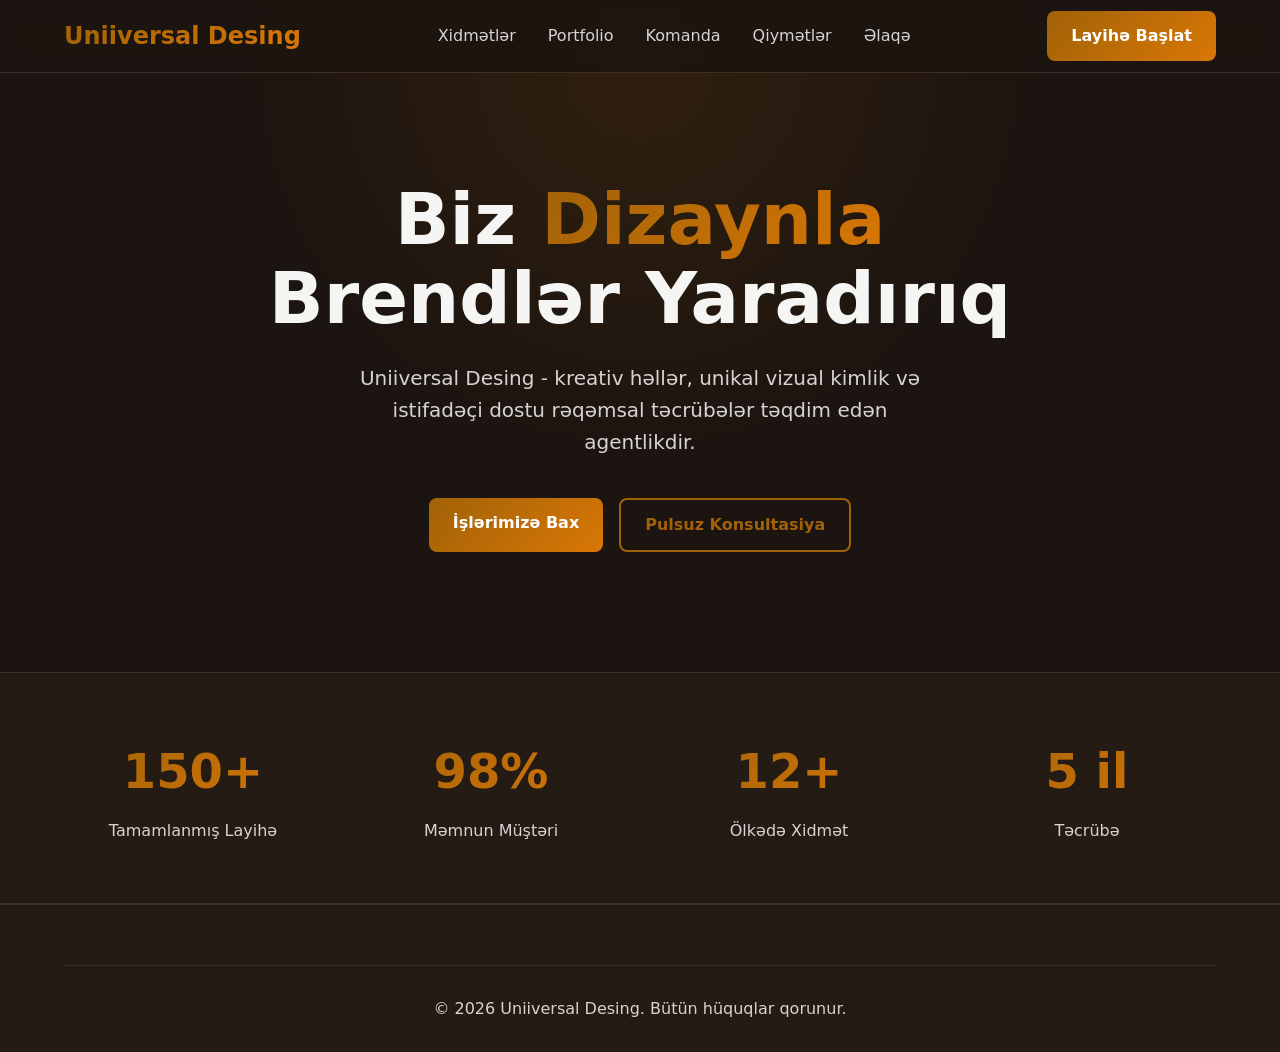
<file: index.html>
<!DOCTYPE html>
<html lang="az">
<head>
  <meta charset="UTF-8">
  <meta name="viewport" content="width=device-width, initial-scale=1.0">
  <title>Uniiversal Desing | Kreativ Dizayn Agentliyi</title>
  <style>
    * {margin: 0; padding: 0; box-sizing: border-box;}
    
    :root {
      --bg: #1c1410;
      --bg-light: #241b15;
      --bg-card: #2d221b;
      --primary: #a16207;
      --primary-glow: #d97706;
      --accent: #92400e;
      --text: #f5f5f4;
      --text-muted: #d6d3d1;
      --border: #3d2f24;
    }

    html {scroll-behavior: smooth;}
    body {
      font-family: 'Segoe UI', system-ui, sans-serif;
      background: var(--bg);
      color: var(--text);
      line-height: 1.6;
    }
    .container {max-width: 1200px; margin: 0 auto; padding: 0 24px;}

    /* HEADER */
    header {
      position: fixed; width: 100%; top: 0; z-index: 1000;
      background: rgba(28, 20, 16, 0.9); backdrop-filter: blur(12px);
      border-bottom: 1px solid var(--border);
    }
    nav {display: flex; justify-content: space-between; align-items: center; height: 72px;}
    .logo {
      font-size: 24px; font-weight: 800;
      background: linear-gradient(135deg, var(--primary), var(--primary-glow));
      -webkit-background-clip: text; -webkit-text-fill-color: transparent;
    }
    .nav-links {display: flex; gap: 32px; list-style: none;}
    .nav-links a {color: var(--text-muted); text-decoration: none; font-weight: 500; transition: 0.3s;}
    .nav-links a:hover {color: var(--text);}
    .btn {
      display: inline-block; padding: 12px 24px;
      background: linear-gradient(135deg, var(--primary), var(--primary-glow));
      color: white; text-decoration: none; border-radius: 8px; font-weight: 600;
      transition: transform 0.2s; border: none; cursor: pointer;
    }
    .btn:hover {transform: translateY(-2px); box-shadow: 0 8px 24px rgba(161, 98, 7, 0.4);}
    .btn-outline {
      background: transparent; border: 2px solid var(--primary); color: var(--primary);
    }

    /* HERO */
    .hero {
      padding: 180px 0 120px; text-align: center; position: relative; overflow: hidden;
    }
    .hero::before {
      content: ''; position: absolute; top: -50%; left: 50%; width: 800px; height: 800px;
      background: radial-gradient(circle, rgba(161, 98, 7, 0.15), transparent 70%);
      transform: translateX(-50%); z-index: -1;
    }
    .hero h1 {font-size: clamp(40px, 6vw, 72px); font-weight: 800; line-height: 1.1; margin-bottom: 24px;}
    .hero h1 span {
      background: linear-gradient(135deg, var(--primary), var(--primary-glow));
      -webkit-background-clip: text; -webkit-text-fill-color: transparent;
    }
    .hero p {font-size: 20px; color: var(--text-muted); max-width: 600px; margin: 0 auto 40px;}
    .hero-buttons {display: flex; gap: 16px; justify-content: center; flex-wrap: wrap;}

    /* STATS */
    .stats {
      background: var(--bg-light); border-top: 1px solid var(--border); border-bottom: 1px solid var(--border);
      padding: 60px 0;
    }
    .stats-grid {display: grid; grid-template-columns: repeat(auto-fit, minmax(200px, 1fr)); gap: 40px; text-align: center;}
    .stat-item h3 {font-size: 48px; background: linear-gradient(135deg, var(--primary), var(--primary-glow)); -webkit-background-clip: text; -webkit-text-fill-color: transparent;}
    .stat-item p {color: var(--text-muted); margin-top: 8px;}

    /* SECTIONS */
    section {padding: 100px 0;}
    .section-title {text-align: center; margin-bottom: 64px;}
    .section-title h2 {font-size: 40px; margin-bottom: 16px;}
    .section-title p {color: var(--text-muted); font-size: 18px;}

    /* SERVICES */
    .services-grid {display: grid; grid-template-columns: repeat(auto-fit, minmax(280px, 1fr)); gap: 32px;}
    .service-card {
      background: var(--bg-card); padding: 40px 32px; border-radius: 16px;
      border: 1px solid var(--border); transition: 0.3s;
    }
    .service-card:hover {transform: translateY(-8px); border-color: var(--primary);}
    .service-icon {
      width: 56px; height: 56px; background: linear-gradient(135deg, var(--primary), var(--primary-glow));
      border-radius: 12px; display: flex; align-items: center; justify-content: center;
      margin-bottom: 24px; font-size: 28px;
    }
    .service-card h3 {font-size: 22px; margin-bottom: 12px;}
    .service-card p {color: var(--text-muted); margin-bottom: 16px;}
    .service-card ul {list-style: none; color: var(--text-muted);}
    .service-card li {padding: 4px 0;}
    .service-card li::before {content: '✓ '; color: var(--primary); font-weight: bold;}

    /* PORTFOLIO */
    .portfolio-grid {display: grid; grid-template-columns: repeat(auto-fit, minmax(350px, 1fr)); gap: 24px;}
    .portfolio-item {
      position: relative; border-radius: 16px; overflow: hidden; height: 400px;
      background: linear-gradient(135deg, var(--bg-card), var(--bg-light)); border: 1px solid var(--border);
    }
    .portfolio-overlay {
      position: absolute; inset: 0;
      background: linear-gradient(to top, rgba(28, 20, 16, 0.95), transparent 60%);
      display: flex; flex-direction: column; justify-content: flex-end; padding: 32px;
    }
    .portfolio-overlay span {color: var(--primary); font-size: 14px; font-weight: 600;}
    .portfolio-overlay h3 {font-size: 24px; margin: 8px 0;}

    /* TEAM */
    .team-grid {display: grid; grid-template-columns: repeat(auto-fit, minmax(250px, 1fr)); gap: 32px;}
    .team-card {text-align: center;}
    .team-img {
      width: 100%; height: 300px; background: var(--bg-card); border-radius: 16px;
      margin-bottom: 20px; border: 1px solid var(--border);
    }
    .team-card h3 {font-size: 20px; margin-bottom: 4px;}
    .team-card p {color: var(--primary); font-size: 14px;}

    /* TESTIMONIALS */
    .testimonials {background: var(--bg-light);}
    .testimonial-grid {display: grid; grid-template-columns: repeat(auto-fit, minmax(320px, 1fr)); gap: 32px;}
    .testimonial-card {
      background: var(--bg-card); padding: 32px; border-radius: 16px; border: 1px solid var(--border);
    }
    .testimonial-card p {color: var(--text-muted); margin-bottom: 24px; font-style: italic;}
    .testimonial-author {display: flex; align-items: center; gap: 16px;}
    .author-img {width: 48px; height: 48px; background: var(--primary); border-radius: 50%;}
    .author-info h4 {font-size: 16px;}
    .author-info span {font-size: 14px; color: var(--text-muted);}

    /* PRICING */
    .pricing-grid {display: grid; grid-template-columns: repeat(auto-fit, minmax(300px, 1fr)); gap: 32px;}
    .price-card {
      background: var(--bg-card); padding: 40px 32px; border-radius: 16px;
      border: 1px solid var(--border); text-align: center;
    }
    .price-card.featured {border: 2px solid var(--primary); transform: scale(1.05);}
    .price-card h3 {font-size: 24px; margin-bottom: 16px;}
    .price {font-size: 48px; font-weight: 800; margin: 24px 0;}
    .price span {font-size: 16px; color: var(--text-muted);}
    .price-card ul {list-style: none; text-align: left; margin: 32px 0;}
    .price-card li {padding: 12px 0; border-bottom: 1px solid var(--border); color: var(--text-muted);}

    /* CONTACT */
    .contact-form {
      max-width: 600px; margin: 0 auto; background: var(--bg-card);
      padding: 40px; border-radius: 16px; border: 1px solid var(--border);
    }
    .form-group {margin-bottom: 24px;}
    .form-group label {display: block; margin-bottom: 8px; font-weight: 500;}
    .form-group input, .form-group textarea {
      width: 100%; padding: 14px 16px; background: var(--bg); border: 1px solid var(--border);
      border-radius: 8px; color: var(--text); font-family: inherit; font-size: 16px;
    }
    .form-group input:focus, .form-group textarea:focus {outline: none; border-color: var(--primary);}

    /* FOOTER */
    footer {background: var(--bg-light); border-top: 1px solid var(--border); padding: 60px 0 30px;}
    .footer-grid {display: grid; grid-template-columns: 2fr 1fr 1fr 1fr; gap: 40px; margin-bottom: 40px;}
    .footer-col h4 {margin-bottom: 16px;}
    .footer-col ul {list-style: none;}
    .footer-col li {padding: 6px 0;}
    .footer-col a {color: var(--text-muted); text-decoration: none;}
    .footer-col a:hover {color: var(--text);}
    .footer-bottom {text-align: center; padding-top: 30px; border-top: 1px solid var(--border); color: var(--text-muted);}

    @media (max-width: 768px) {
      .nav-links {display: none;}
      .footer-grid {grid-template-columns: 1fr;}
      .price-card.featured {transform: scale(1);}
      section {padding: 60px 0;}
    }
  </style>
</head>
<body>
  <!-- HTML hissəsi əvvəlki kimi qalır, dəyişmir -->
  <header>
    <div class="container">
      <nav>
        <div class="logo">Uniiversal Desing</div>
        <ul class="nav-links">
          <li><a href="xidmetler.html">Xidmətlər</a></li>
          <li><a href="portfolio.html">Portfolio</a></li>
          <li><a href="komanda.html">Komanda</a></li>
           <a href="qiymetler.html">Qiymətlər</a>
          <li><a href="elaqe.html">Əlaqə</a></li>
        </ul>
        <a href="konsultasiya.html" class="btn">Layihə Başlat</a>
      </nav>
    </div>
  </header>

  <section class="hero">
    <div class="container">
      <h1>Biz <span>Dizaynla</span> <br>Brendlər Yaradırıq</h1>
      <p>Uniiversal Desing - kreativ həllər, unikal vizual kimlik və istifadəçi dostu rəqəmsal təcrübələr təqdim edən agentlikdir.</p>
      <div class="hero-buttons">
        <a href="portfolio.html" class="btn">İşlərimizə Bax</a>
        <a href="konsultasiya.html" class="btn btn-outline">Pulsuz Konsultasiya</a>
      </div>
    </div>
  </section>

  <section class="stats">
    <div class="container">
      <div class="stats-grid">
        <div class="stat-item"><h3>150+</h3><p>Tamamlanmış Layihə</p></div>
        <div class="stat-item"><h3>98%</h3><p>Məmnun Müştəri</p></div>
        <div class="stat-item"><h3>12+</h3><p>Ölkədə Xidmət</p></div>
        <div class="stat-item"><h3>5 il</h3><p>Təcrübə</p></div>
      </div>
    </div>
  </section>

  <!-- Qalan bölmələr: services, portfolio, team, testimonials, pricing, contact, footer -->
  <!-- Əvvəlki koddan köçürə bilərsən, dəyişməyə ehtiyac yoxdur -->
  
  <footer>
    <div class="container">
      <div class="footer-bottom">
        <p>&copy; 2026 Uniiversal Desing. Bütün hüquqlar qorunur.</p>
      </div>
    </div>
  </footer>
</body>
</html>
</file>
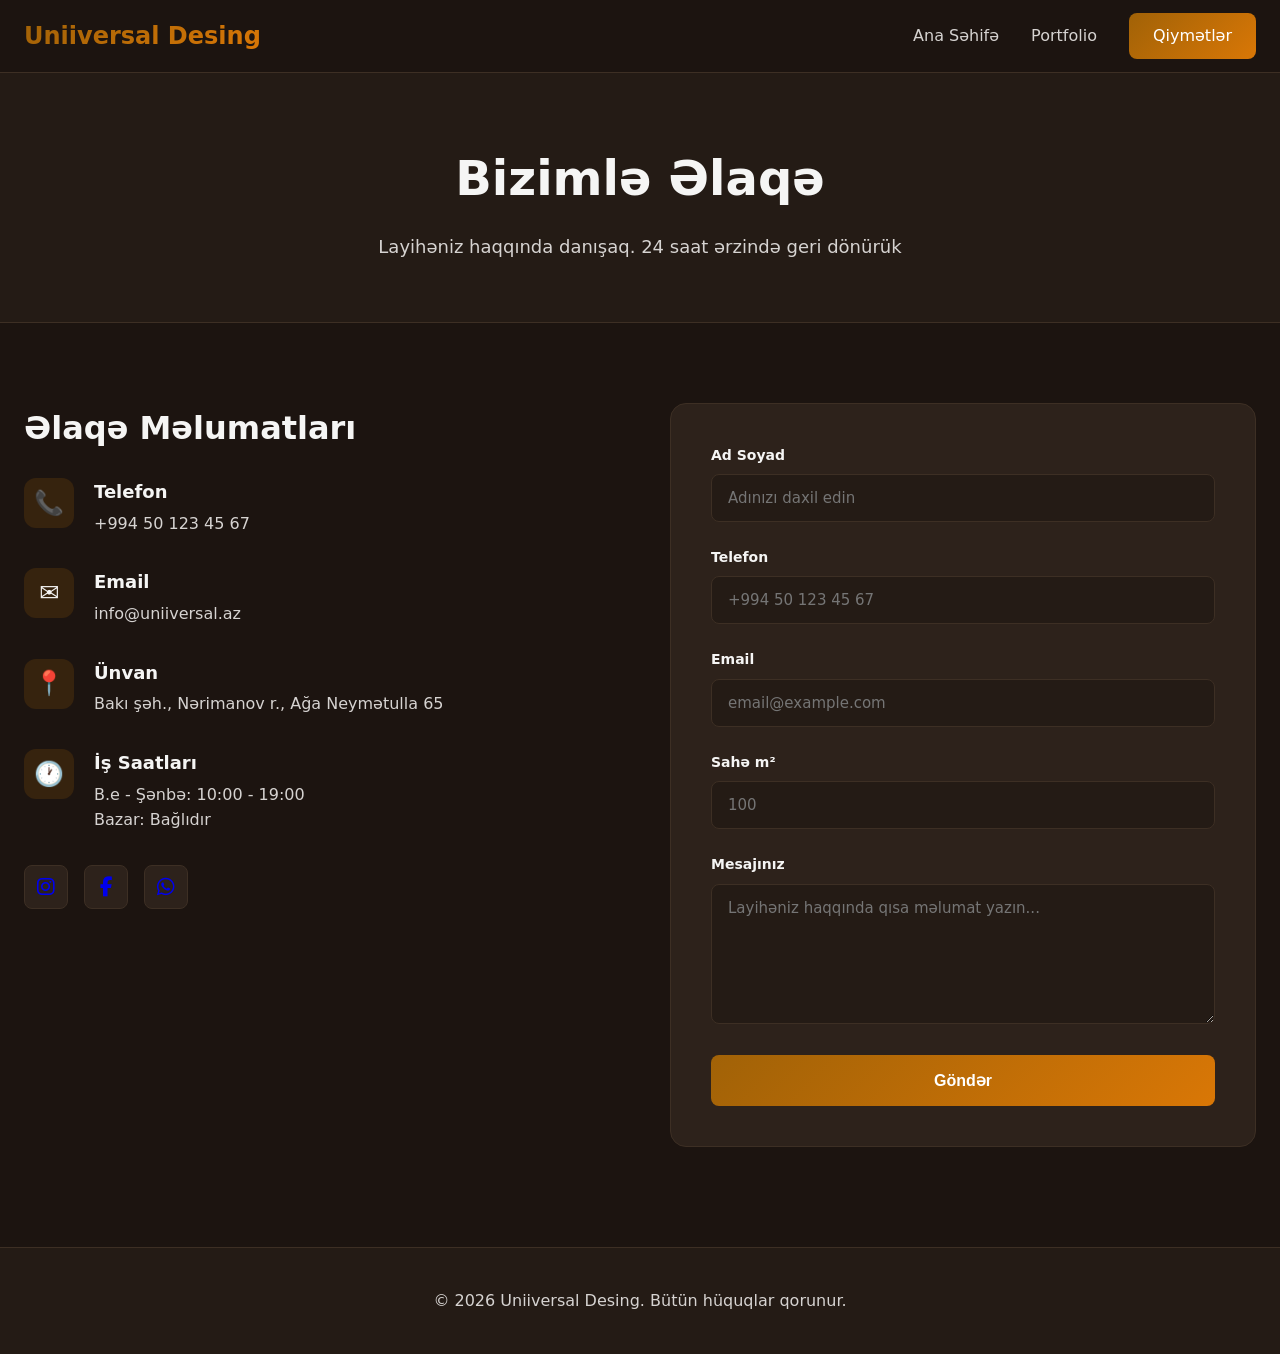
<file: elaqe.html>
<!DOCTYPE html>
<html lang="az">
<head>
  <meta charset="UTF-8">
  <meta name="viewport" content="width=device-width, initial-scale=1.0">
  <title>Əlaqə | Uniiversal Desing</title>
    <link rel="stylesheet" href="https://cdnjs.cloudflare.com/ajax/libs/font-awesome/6.5.1/css/all.min.css">
  <link rel="stylesheet" href="style.css">
  <style>
    * {margin: 0; padding: 0; box-sizing: border-box;}
    
    :root {
      --bg: #1c1410;
      --bg-light: #241b15;
      --bg-card: #2d221b;
      --primary: #a16207;
      --primary-glow: #d97706;
      --text: #f5f5f4;
      --text-muted: #d6d3d1;
      --border: #3d2f24;
    }

    body {
      font-family: 'Segoe UI', system-ui, sans-serif;
      background: var(--bg);
      color: var(--text);
      line-height: 1.6;
    }
    .container {max-width: 1400px; margin: 0 auto; padding: 0 24px;}

    /* HEADER */
    header {
      position: fixed; width: 100%; top: 0; z-index: 1000;
      background: rgba(28, 20, 16, 0.9); backdrop-filter: blur(12px);
      border-bottom: 1px solid var(--border);
    }
    nav {display: flex; justify-content: space-between; align-items: center; height: 72px;}
    .logo {
      font-size: 24px; font-weight: 800;
      background: linear-gradient(135deg, var(--primary), var(--primary-glow));
      -webkit-background-clip: text; -webkit-text-fill-color: transparent;
      text-decoration: none;
    }
    .nav-links {display: flex; gap: 32px; align-items: center;}
    .nav-links a {
      color: var(--text-muted); text-decoration: none; font-weight: 500; transition: color 0.3s;
    }
    .nav-links a:hover {color: var(--primary-glow);}
    .btn {
      display: inline-block; padding: 10px 24px;
      background: linear-gradient(135deg, var(--primary), var(--primary-glow));
      color: white !important; text-decoration: none; border-radius: 8px; font-weight: 600;
      transition: transform 0.2s;
    }
    .btn:hover {transform: translateY(-2px);}

    /* PAGE HEADER */
    .page-header {
      padding: 140px 0 60px; text-align: center;
      background: var(--bg-light); border-bottom: 1px solid var(--border);
    }
    .page-header h1 {font-size: 48px; margin-bottom: 16px;}
    .page-header p {color: var(--text-muted); font-size: 18px;}

    /* CONTACT */
    .contact-section {padding: 80px 0 100px;}
    .contact-grid {
      display: grid; 
      grid-template-columns: 1fr 1fr; 
      gap: 60px;
      align-items: start;
    }
    .contact-info h2 {font-size: 32px; margin-bottom: 24px;}
    .contact-item {
      display: flex; gap: 20px; margin-bottom: 32px; align-items: start;
    }
    .contact-icon {
      width: 50px; height: 50px; background: rgba(161, 98, 7, 0.2);
      border-radius: 12px; display: flex; align-items: center; justify-content: center;
      font-size: 24px; flex-shrink: 0;
    }
    .contact-text h3 {font-size: 18px; margin-bottom: 4px;}
    .contact-text p, .contact-text a {
      color: var(--text-muted); text-decoration: none;
    }
    .contact-text a:hover {color: var(--primary-glow);}

    /* FORM */
    .contact-form {
      background: var(--bg-card); border: 1px solid var(--border);
      border-radius: 16px; padding: 40px;
    }
    .form-group {margin-bottom: 24px;}
    .form-group label {
      display: block; margin-bottom: 8px; font-weight: 600; font-size: 14px;
    }
    .form-group input, .form-group textarea {
      width: 100%; padding: 14px 16px; background: var(--bg-light);
      border: 1px solid var(--border); border-radius: 8px; color: var(--text);
      font-family: inherit; font-size: 15px; transition: border 0.3s;
    }
    .form-group input:focus, .form-group textarea:focus {
      outline: none; border-color: var(--primary);
    }
    .form-group textarea {resize: vertical; min-height: 140px;}
    .btn-submit {width: 100%; padding: 16px; font-size: 16px; cursor: pointer; border: none;}

    /* SOCIAL */
    .social-links {display: flex; gap: 16px; margin-top: 32px;}
    .social-links a {
      width: 44px; height: 44px; background: var(--bg-card);
      border: 1px solid var(--border); border-radius: 8px;
      display: flex; align-items: center; justify-content: center;
      text-decoration: none; font-size: 20px; transition: 0.3s;
    }
    .social-links a:hover {border-color: var(--primary); transform: translateY(-2px);}

    /* FOOTER */
    footer {
      background: var(--bg-light); border-top: 1px solid var(--border); 
      padding: 40px 0; text-align: center; color: var(--text-muted);
    }

    @media (max-width: 768px) {
      .page-header h1 {font-size: 36px;}
      .contact-grid {grid-template-columns: 1fr; gap: 40px;}
      .nav-links {display: none;}
    }
  </style>
</head>
<body>
  <header>
    <div class="container">
      <nav>
        <a href="index.html" class="logo">Uniiversal Desing</a>
        <div class="nav-links">
          <a href="index.html">Ana Səhifə</a>
          <a href="portfolio.html">Portfolio</a>
          <a href="qiymetler.html"  class="btn" >Qiymətlər</a>
        </div>
      </nav>
    </div>
  </header>

  <section class="page-header">
    <div class="container">
      <h1>Bizimlə Əlaqə</h1>
      <p>Layihəniz haqqında danışaq. 24 saat ərzində geri dönürük</p>
    </div>
  </section>

  <section class="contact-section">
    <div class="container">
      <div class="contact-grid">
        
        <div class="contact-info">
          <h2>Əlaqə Məlumatları</h2>
          
          <div class="contact-item">
            <div class="contact-icon">📞</div>
            <div class="contact-text">
              <h3>Telefon</h3>
              <a href="tel:+994501234567">+994 50 123 45 67</a>
            </div>
          </div>

          <div class="contact-item">
            <div class="contact-icon">✉️</div>
            <div class="contact-text">
              <h3>Email</h3>
              <a href="mailto:info@uniiversal.az">info@uniiversal.az</a>
            </div>
          </div>

          <div class="contact-item">
            <div class="contact-icon">📍</div>
            <div class="contact-text">
              <h3>Ünvan</h3>
              <p>Bakı şəh., Nərimanov r., Ağa Neymətulla 65</p>
            </div>
          </div>

          <div class="contact-item">
            <div class="contact-icon">🕐</div>
            <div class="contact-text">
              <h3>İş Saatları</h3>
              <p>B.e - Şənbə: 10:00 - 19:00<br>Bazar: Bağlıdır</p>
            </div>
          </div>

         <div class="social-links">
  <a href="https://instagram.com/seninsehifen" target="_blank" class="social-btn">
    <i class="fab fa-instagram"></i>
  </a>
  <a href="https://facebook.com/seninsehifen" target="_blank" class="social-btn">
    <i class="fab fa-facebook-f"></i>
  </a>
  <a href="https://wa.me/994501234567" target="_blank" class="social-btn">
    <i class="fab fa-whatsapp"></i>
  </a>
</div>
        </div>

        <div class="contact-form">
          <form>
            <div class="form-group">
              <label>Ad Soyad</label>
              <input type="text" placeholder="Adınızı daxil edin" required>
            </div>
            <div class="form-group">
              <label>Telefon</label>
              <input type="tel" placeholder="+994 50 123 45 67" required>
            </div>
            <div class="form-group">
              <label>Email</label>
              <input type="email" placeholder="email@example.com">
            </div>
            <div class="form-group">
              <label>Sahə m²</label>
              <input type="number" placeholder="100">
            </div>
            <div class="form-group">
              <label>Mesajınız</label>
              <textarea placeholder="Layihəniz haqqında qısa məlumat yazın..." required></textarea>
            </div>
            <button type="submit" class="btn btn-submit">Göndər</button>
          </form>
        </div>

      </div>
    </div>
  </section>

  <footer>
    <div class="container">
      <p>&copy; 2026 Uniiversal Desing. Bütün hüquqlar qorunur.</p>
    </div>
  </footer>
</body>
</html>
</file>
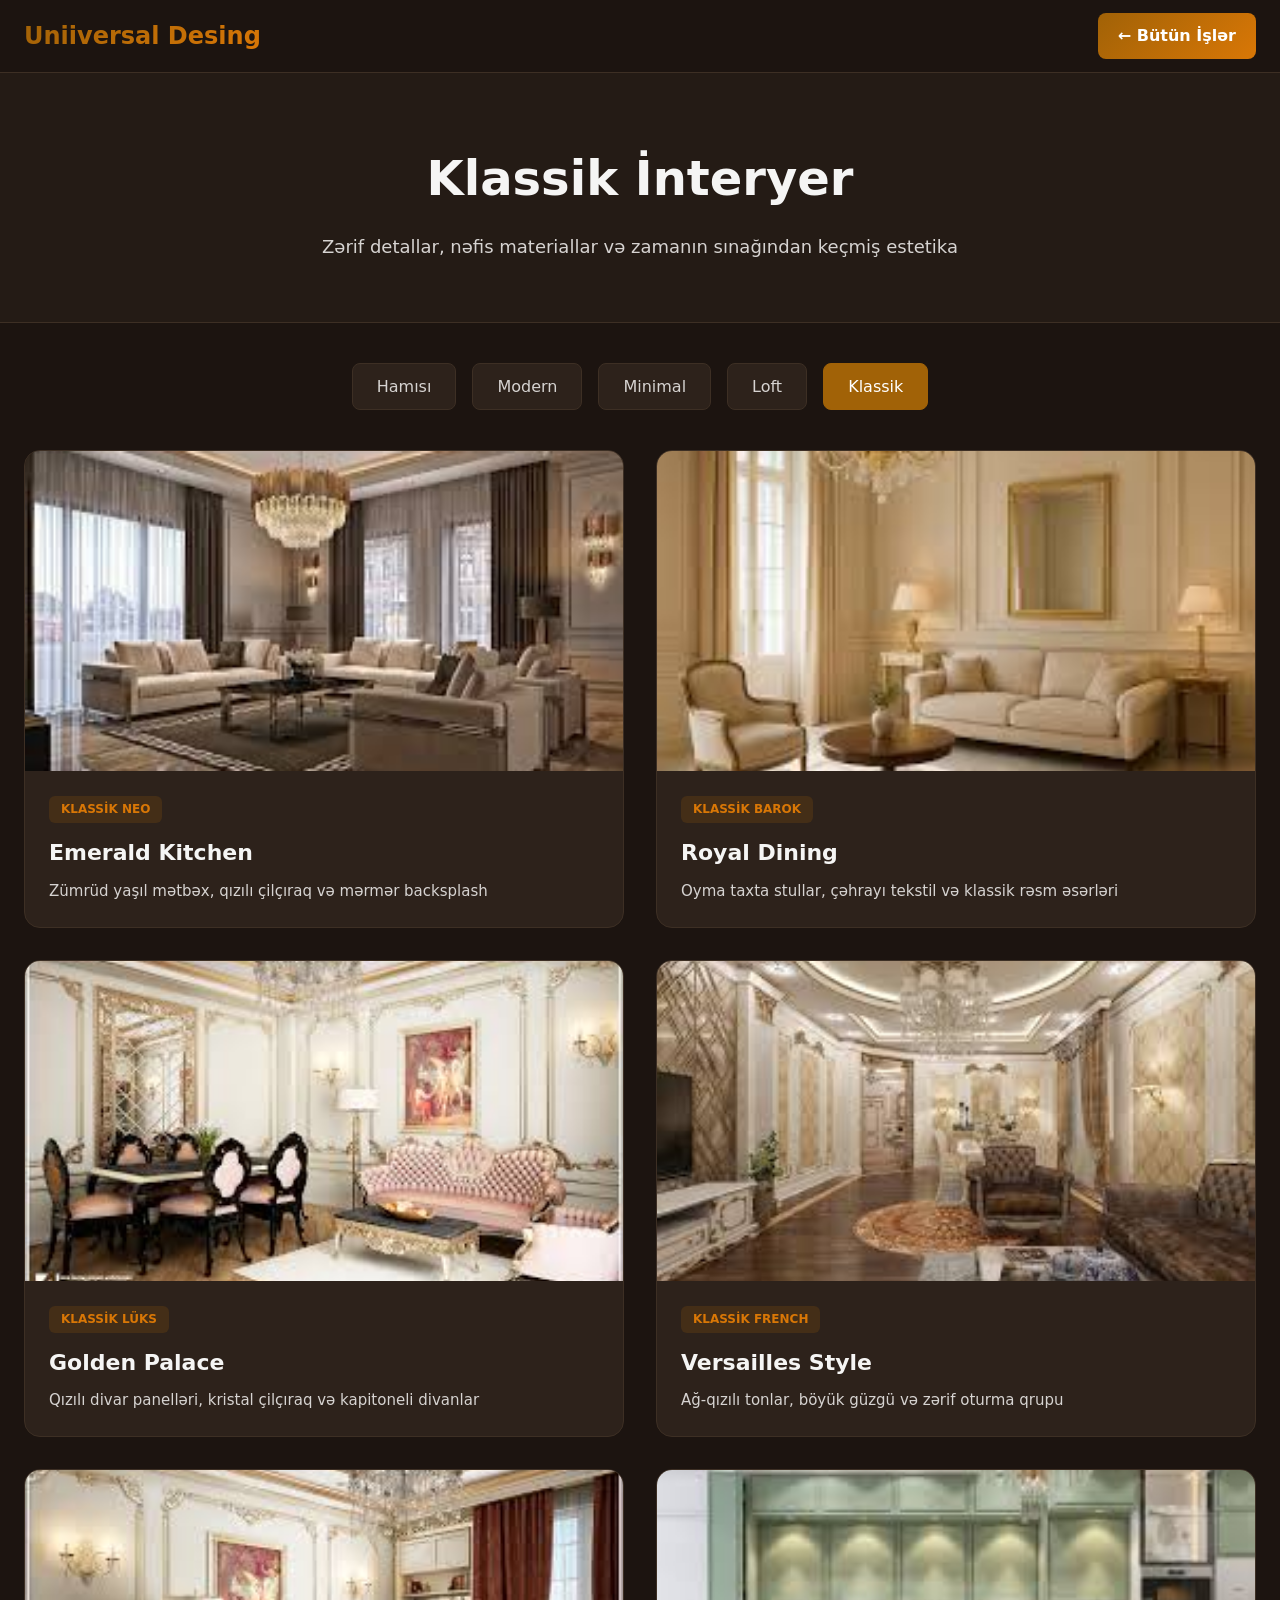
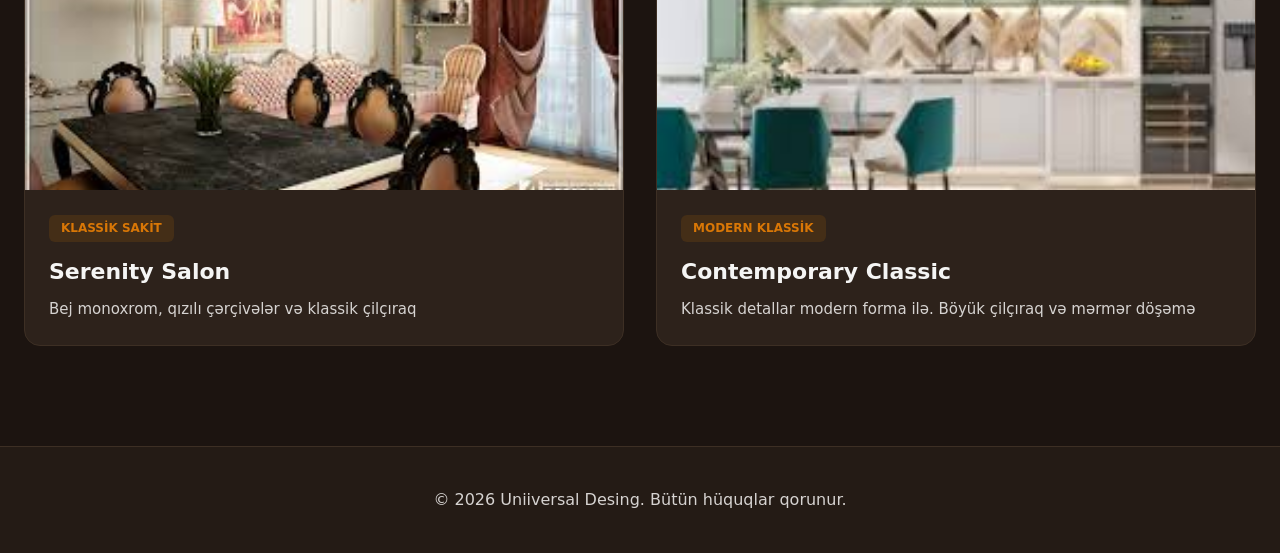
<file: klassik.html>
<!DOCTYPE html>
<html lang="az">
<head>
  <meta charset="UTF-8">
  <meta name="viewport" content="width=device-width, initial-scale=1.0">
  <title>Klassik İnteryer | Uniiversal Desing</title>
  <style>
    * {margin: 0; padding: 0; box-sizing: border-box;}
    
    :root {
      --bg: #1c1410;
      --bg-light: #241b15;
      --bg-card: #2d221b;
      --primary: #a16207;
      --primary-glow: #d97706;
      --text: #f5f5f4;
      --text-muted: #d6d3d1;
      --border: #3d2f24;
    }

    body {
      font-family: 'Segoe UI', system-ui, sans-serif;
      background: var(--bg);
      color: var(--text);
      line-height: 1.6;
    }
    .container {max-width: 1400px; margin: 0 auto; padding: 0 24px;}

    /* HEADER */
    header {
      position: fixed; width: 100%; top: 0; z-index: 1000;
      background: rgba(28, 20, 16, 0.9); backdrop-filter: blur(12px);
      border-bottom: 1px solid var(--border);
    }
    nav {display: flex; justify-content: space-between; align-items: center; height: 72px;}
    .logo {
      font-size: 24px; font-weight: 800;
      background: linear-gradient(135deg, var(--primary), var(--primary-glow));
      -webkit-background-clip: text; -webkit-text-fill-color: transparent;
      text-decoration: none;
    }
    .btn {
      display: inline-block; padding: 10px 20px;
      background: linear-gradient(135deg, var(--primary), var(--primary-glow));
      color: white; text-decoration: none; border-radius: 8px; font-weight: 600;
      transition: transform 0.2s;
    }
    .btn:hover {transform: translateY(-2px);}

    /* PAGE HEADER */
    .page-header {
      padding: 140px 0 60px; text-align: center;
      background: var(--bg-light); border-bottom: 1px solid var(--border);
    }
    .page-header h1 {font-size: 48px; margin-bottom: 16px;}
    .page-header p {color: var(--text-muted); font-size: 18px;}

    /* FILTER TABS */
    .filter-tabs {
      display: flex; justify-content: center; gap: 16px; 
      padding: 40px 0; flex-wrap: wrap;
    }
    .filter-btn {
      padding: 10px 24px; background: var(--bg-card); border: 1px solid var(--border);
      color: var(--text-muted); border-radius: 8px; text-decoration: none; transition: 0.3s;
    }
    .filter-btn.active, .filter-btn:hover {
      background: var(--primary); color: white; border-color: var(--primary);
    }

    /* PORTFOLIO GRID */
    .portfolio-section {padding: 0 0 100px;}
    .portfolio-grid {
      display: grid; 
      grid-template-columns: repeat(auto-fill, minmax(400px, 1fr)); 
      gap: 32px;
    }
    .portfolio-card {
      background: var(--bg-card); border-radius: 16px; overflow: hidden; 
      border: 1px solid var(--border); transition: 0.3s;
    }
    .portfolio-card:hover {transform: translateY(-8px); border-color: var(--primary);}
    .portfolio-img {
      width: 100%; height: 320px; overflow: hidden;
    }
    .portfolio-img img {
      width: 100%; height: 100%; object-fit: cover; transition: transform 0.5s;
    }
    .portfolio-card:hover .portfolio-img img {transform: scale(1.1);}
    .portfolio-info {padding: 24px;}
    .portfolio-tag {
      display: inline-block; padding: 4px 12px; background: rgba(161, 98, 7, 0.2);
      color: var(--primary-glow); border-radius: 6px; font-size: 12px; 
      font-weight: 600; margin-bottom: 12px;
    }
    .portfolio-info h3 {font-size: 22px; margin-bottom: 8px;}
    .portfolio-info p {color: var(--text-muted); font-size: 15px;}

    /* FOOTER */
    footer {
      background: var(--bg-light); border-top: 1px solid var(--border); 
      padding: 40px 0; text-align: center; color: var(--text-muted);
    }

    @media (max-width: 768px) {
      .page-header h1 {font-size: 36px;}
      .portfolio-grid {grid-template-columns: 1fr;}
    }
  </style>
</head>
<body>
  <header>
    <div class="container">
      <nav>
        <a href="index.html" class="logo">Uniiversal Desing</a>
        <div class="nav-links">
          <a href="portfolio.html" class="btn">← Bütün İşlər</a>
        </div>
      </nav>
    </div>
  </header>

  <section class="page-header">
    <div class="container">
      <h1>Klassik İnteryer</h1>
      <p>Zərif detallar, nəfis materiallar və zamanın sınağından keçmiş estetika</p>
    </div>
  </section>

  <div class="container">
    <div class="filter-tabs">
      <a href="portfolio.html" class="filter-btn">Hamısı</a>
      <a href="modern.html" class="filter-btn">Modern</a>
      <a href="minimal.html" class="filter-btn">Minimal</a>
      <a href="loft.html" class="filter-btn">Loft</a>
      <a href="klassik.html" class="filter-btn active">Klassik</a>
    </div>
  </div>

  <section class="portfolio-section">
    <div class="container">
      <div class="portfolio-grid">
        
        <div class="portfolio-card">
          <div class="portfolio-img">
            <img src="klassik1.jpg" alt="Yaşıl Klassik Mətbəx">
          </div>
          <div class="portfolio-info">
            <span class="portfolio-tag">KLASSİK NEO</span>
            <h3>Emerald Kitchen</h3>
            <p>Zümrüd yaşıl mətbəx, qızılı çilçıraq və mərmər backsplash</p>
          </div>
        </div>

        <div class="portfolio-card">
          <div class="portfolio-img">
            <img src="klassik2.jpg" alt="Barok Yemək Otağı">
          </div>
          <div class="portfolio-info">
            <span class="portfolio-tag">KLASSİK BAROK</span>
            <h3>Royal Dining</h3>
            <p>Oyma taxta stullar, çəhrayı tekstil və klassik rəsm əsərləri</p>
          </div>
        </div>

        <div class="portfolio-card">
          <div class="portfolio-img">
            <img src="klassik3.jpg" alt="Qızılı Klassik Qonaq Otağı">
          </div>
          <div class="portfolio-info">
            <span class="portfolio-tag">KLASSİK LÜKS</span>
            <h3>Golden Palace</h3>
            <p>Qızılı divar panelləri, kristal çilçıraq və kapitoneli divanlar</p>
          </div>
        </div>

        <div class="portfolio-card">
          <div class="portfolio-img">
            <img src="klassik4.jpg" alt="Ağ-Qızılı Qonaq Otağı">
          </div>
          <div class="portfolio-info">
            <span class="portfolio-tag">KLASSİK FRENCH</span>
            <h3>Versailles Style</h3>
            <p>Ağ-qızılı tonlar, böyük güzgü və zərif oturma qrupu</p>
          </div>
        </div>

        <div class="portfolio-card">
          <div class="portfolio-img">
            <img src="klassik5.jpg" alt="Bej Klassik Qonaq Otağı">
          </div>
          <div class="portfolio-info">
            <span class="portfolio-tag">KLASSİK SAKİT</span>
            <h3>Serenity Salon</h3>
            <p>Bej monoxrom, qızılı çərçivələr və klassik çilçıraq</p>
          </div>
        </div>

        <div class="portfolio-card">
          <div class="portfolio-img">
            <img src="klassik6.jpg" alt="Modern Klassik Qonaq Otağı">
          </div>
          <div class="portfolio-info">
            <span class="portfolio-tag">MODERN KLASSİK</span>
            <h3>Contemporary Classic</h3>
            <p>Klassik detallar modern forma ilə. Böyük çilçıraq və mərmər döşəmə</p>
          </div>
        </div>

      </div>
    </div>
  </section>

  <footer>
    <div class="container">
      <p>&copy; 2026 Uniiversal Desing. Bütün hüquqlar qorunur.</p>
    </div>
  </footer>
</body>
</html>
</file>
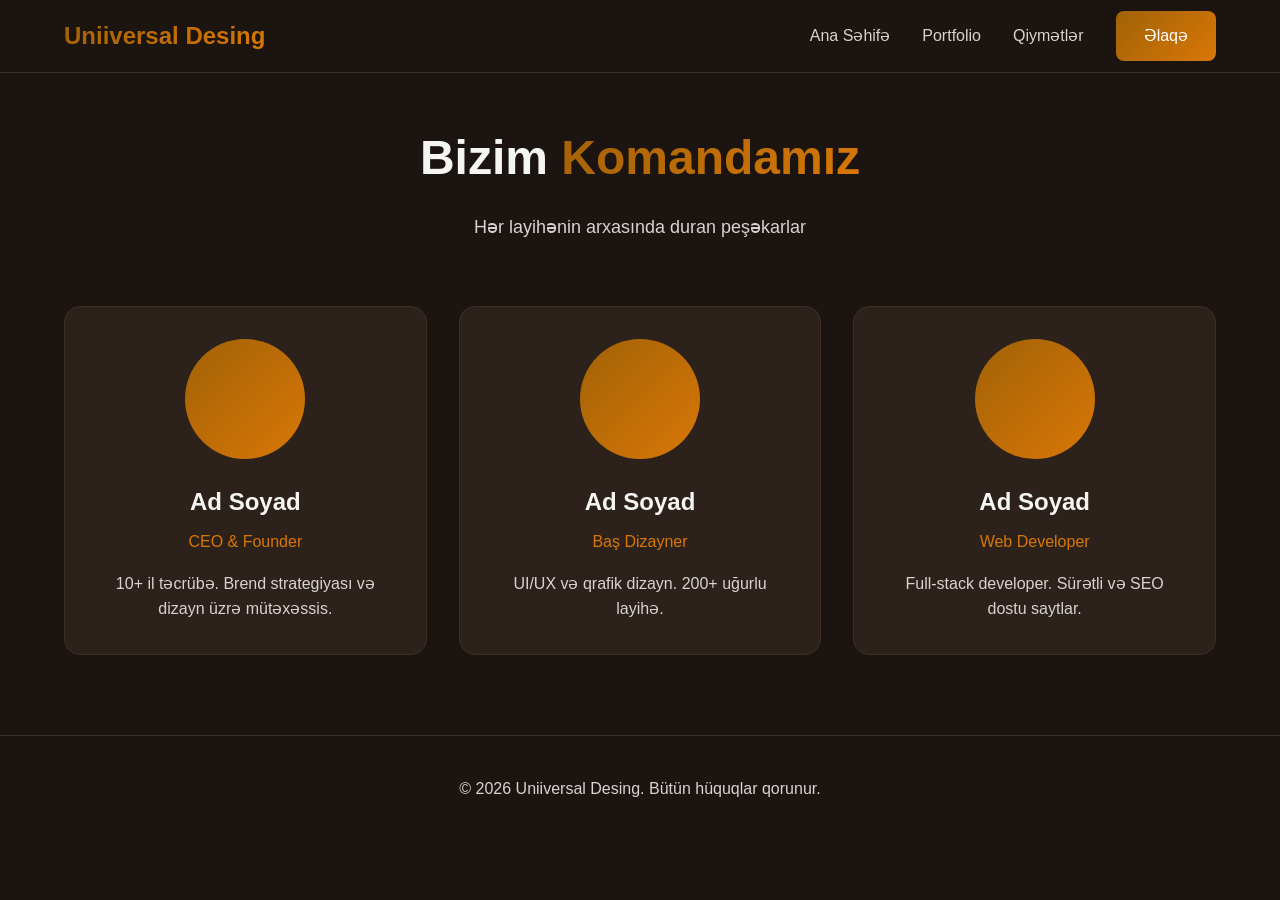
<file: komanda.html>
<!DOCTYPE html>
<html lang="az">
<head>
  <meta charset="UTF-8">
  <meta name="viewport" content="width=device-width, initial-scale=1.0">
  <title>Komanda | Uniiversal Desing</title>
  <link rel="stylesheet" href="https://cdnjs.cloudflare.com/ajax/libs/font-awesome/6.5.1/css/all.min.css">
  <link rel="stylesheet" href="style.css">
</head>
<body>
    <style>
  body {
    background: #1c1410;
    color: #f5f5f4;
    font-family: 'Inter', sans-serif;
    margin: 0;
  }
</style>
<header>
  <div class="container">
    <nav>
      <a href="index.html" class="logo">Uniiversal Desing</a>
      <div class="nav-links">
        <a href="index.html">Ana Səhifə</a>
        <a href="portfolio.html">Portfolio</a>
        <a href="qiymetler.html">Qiymətlər</a>
        <a href="elaqe.html" class="btn">Əlaqə</a>
      </div>
    </nav>
  </div>
</header>

  <main class="container" style="padding-top: 120px; padding-bottom: 80px;">
    <h1 style="text-align: center; font-size: 48px; margin-bottom: 16px;">
      Bizim <span style="background: linear-gradient(135deg, #a16207, #d97706); -webkit-background-clip: text; -webkit-text-fill-color: transparent;">Komandamız</span>
    </h1>
    <p style="text-align: center; color: #d6d3d1; margin-bottom: 64px; font-size: 18px;">
      Hər layihənin arxasında duran peşəkarlar
    </p>

    <div style="display: grid; grid-template-columns: repeat(auto-fit, minmax(280px, 1fr)); gap: 32px;">
      
      <!-- Üzv 1 -->
      <div style="background: #2d221b; border: 1px solid #3d2f24; border-radius: 16px; padding: 32px; text-align: center;">
        <div style="width: 120px; height: 120px; background: linear-gradient(135deg, #a16207, #d97706); border-radius: 50%; margin: 0 auto 24px;"></div>
        <h3 style="font-size: 24px; margin-bottom: 8px;">Ad Soyad</h3>
        <p style="color: #d97706; margin-bottom: 16px;">CEO & Founder</p>
        <p style="color: #d6d3d1; line-height: 1.6;">10+ il təcrübə. Brend strategiyası və dizayn üzrə mütəxəssis.</p>
      </div>

      <!-- Üzv 2 -->
      <div style="background: #2d221b; border: 1px solid #3d2f24; border-radius: 16px; padding: 32px; text-align: center;">
        <div style="width: 120px; height: 120px; background: linear-gradient(135deg, #a16207, #d97706); border-radius: 50%; margin: 0 auto 24px;"></div>
        <h3 style="font-size: 24px; margin-bottom: 8px;">Ad Soyad</h3>
        <p style="color: #d97706; margin-bottom: 16px;">Baş Dizayner</p>
        <p style="color: #d6d3d1; line-height: 1.6;">UI/UX və qrafik dizayn. 200+ uğurlu layihə.</p>
      </div>

      <!-- Üzv 3 -->
      <div style="background: #2d221b; border: 1px solid #3d2f24; border-radius: 16px; padding: 32px; text-align: center;">
        <div style="width: 120px; height: 120px; background: linear-gradient(135deg, #a16207, #d97706); border-radius: 50%; margin: 0 auto 24px;"></div>
        <h3 style="font-size: 24px; margin-bottom: 8px;">Ad Soyad</h3>
        <p style="color: #d97706; margin-bottom: 16px;">Web Developer</p>
        <p style="color: #d6d3d1; line-height: 1.6;">Full-stack developer. Sürətli və SEO dostu saytlar.</p>
      </div>

    </div>
  </main>

  <footer style="background: #1c1410; border-top: 1px solid #3d2f24; padding: 40px 0; text-align: center; color: #d6d3d1;">
    <p>© 2026 Uniiversal Desing. Bütün hüquqlar qorunur.</p>
  </footer>
</body>
</html>
</file>
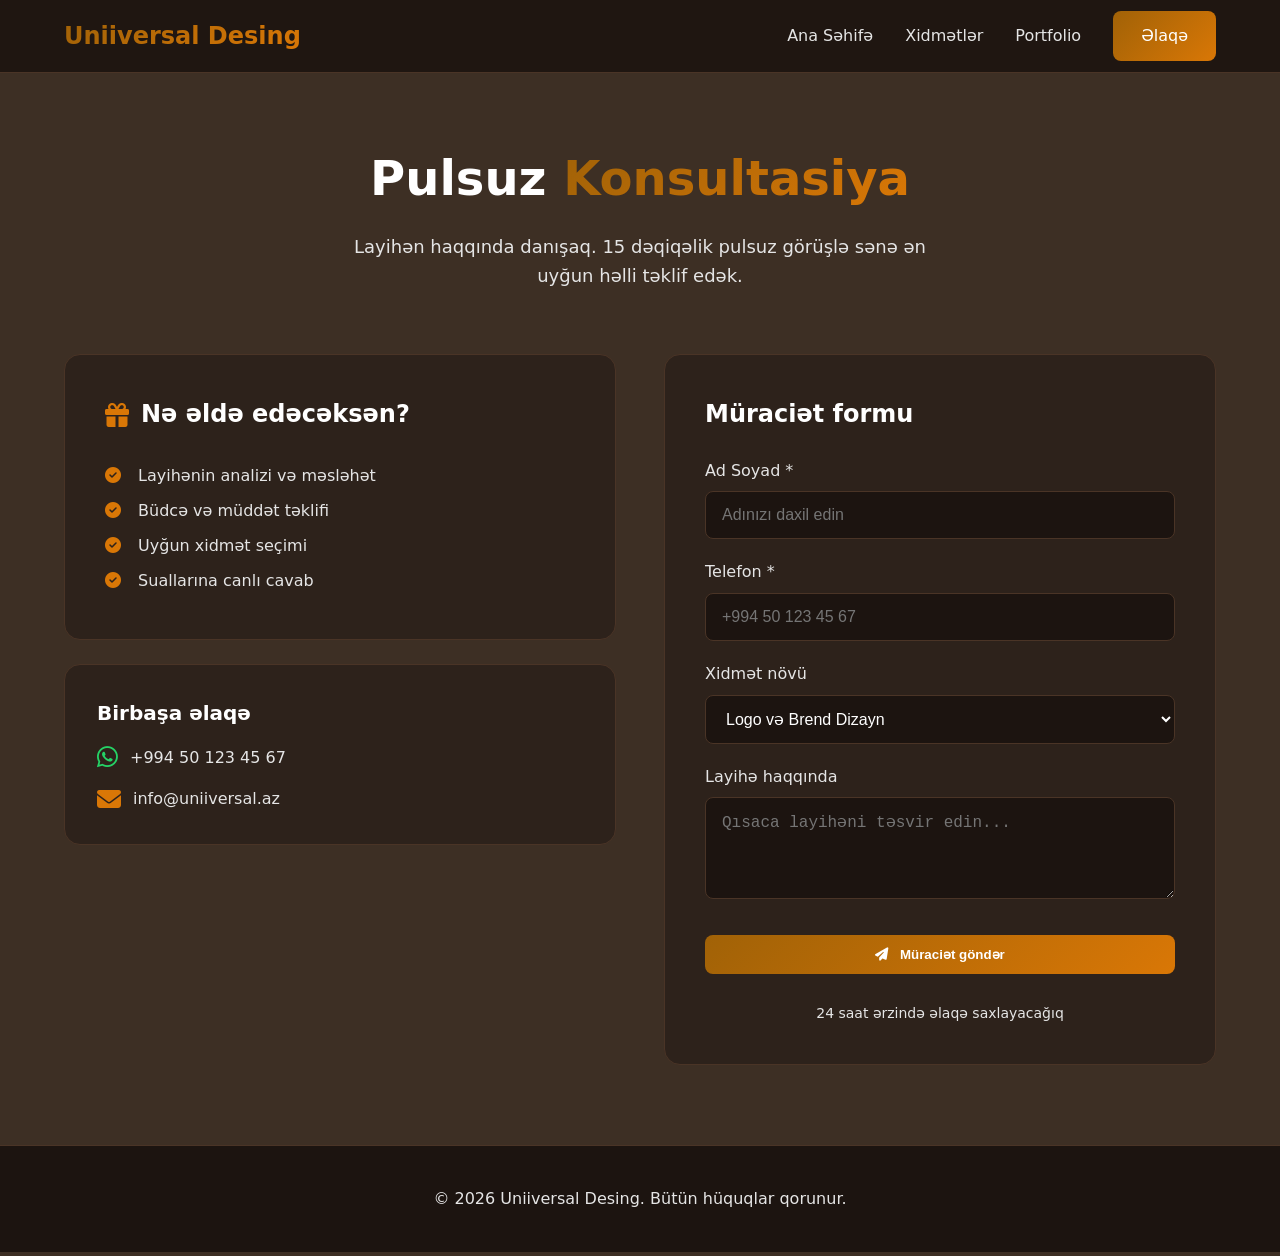
<file: konsultasiya.html>
<!DOCTYPE html>
<html lang="az">
<head>
  <meta charset="UTF-8">
  <meta name="viewport" content="width=device-width, initial-scale=1.0">
  <title>Pulsuz Konsultasiya | Uniiversal Desing</title>
  <link rel="stylesheet" href="https://cdnjs.cloudflare.com/ajax/libs/font-awesome/6.5.1/css/all.min.css">
  <link rel="stylesheet" href="style.css">
  <style>
  body {
    background: #3d2f24 !important;
  }
  :root {
    --bg: #1c1410;
    --bg-card: #2d221b;
    --text: #ffffff;
    --text-muted: #e5e5e5;
    --border: #4a3426;
  }
</style>
</head>
<body>
  <header>
    <div class="container">
      <nav>
        <a href="index.html" class="logo">Uniiversal Desing</a>
        <div class="nav-links">
          <a href="index.html">Ana Səhifə</a>
          <a href="xidmetler.html">Xidmətlər</a>
          <a href="portfolio.html">Portfolio</a>
          <a href="elaqe.html" class="btn">Əlaqə</a>
        </div>
      </nav>
    </div>
  </header>

  <main class="container" style="padding-top: 140px; padding-bottom: 80px;">
    <h1 style="text-align: center; font-size: 48px; margin-bottom: 16px;">
      Pulsuz <span style="background: linear-gradient(135deg, #a16207, #d97706); -webkit-background-clip: text; -webkit-text-fill-color: transparent;">Konsultasiya</span>
    </h1>
    <p style="text-align: center; color: var(--text-muted); margin-bottom: 64px; font-size: 18px; max-width: 600px; margin-left: auto; margin-right: auto;">
      Layihən haqqında danışaq. 15 dəqiqəlik pulsuz görüşlə sənə ən uyğun həlli təklif edək.
    </p>

    <div style="display: grid; grid-template-columns: 1fr 1fr; gap: 48px; align-items: start;">
      
      <!-- Sol tərəf - Məlumat -->
      <div>
        <div style="background: var(--bg-card); border: 1px solid var(--border); border-radius: 16px; padding: 40px; margin-bottom: 24px;">
          <h3 style="font-size: 24px; margin-bottom: 24px; display: flex; align-items: center; gap: 12px;">
            <i class="fas fa-gift" style="color: #d97706;"></i>
            Nə əldə edəcəksən?
          </h3>
          <ul style="color: var(--text-muted); line-height: 2.2; list-style: none; padding: 0;">
            <li><i class="fas fa-check-circle" style="color: #d97706; margin-right: 12px;"></i> Layihənin analizi və məsləhət</li>
            <li><i class="fas fa-check-circle" style="color: #d97706; margin-right: 12px;"></i> Büdcə və müddət təklifi</li>
            <li><i class="fas fa-check-circle" style="color: #d97706; margin-right: 12px;"></i> Uyğun xidmət seçimi</li>
            <li><i class="fas fa-check-circle" style="color: #d97706; margin-right: 12px;"></i> Suallarına canlı cavab</li>
          </ul>
        </div>

        <div style="background: var(--bg-card); border: 1px solid var(--border); border-radius: 16px; padding: 32px;">
          <h3 style="font-size: 20px; margin-bottom: 16px;">Birbaşa əlaqə</h3>
          <div style="display: flex; flex-direction: column; gap: 16px;">
            <a href="https://wa.me/994501234567" target="_blank" style="display: flex; align-items: center; gap: 12px; color: var(--text-muted); text-decoration: none; transition: color 0.3s;">
              <i class="fab fa-whatsapp" style="font-size: 24px; color: #25D366;"></i>
              <span>+994 50 123 45 67</span>
            </a>
            <a href="mailto:info@uniiversal.az" style="display: flex; align-items: center; gap: 12px; color: var(--text-muted); text-decoration: none; transition: color 0.3s;">
              <i class="fas fa-envelope" style="font-size: 24px; color: #d97706;"></i>
              <span>info@uniiversal.az</span>
            </a>
          </div>
        </div>
      </div>

      <!-- Sağ tərəf - Form -->
      <div style="background: var(--bg-card); border: 1px solid var(--border); border-radius: 16px; padding: 40px;">
        <h3 style="font-size: 24px; margin-bottom: 24px;">Müraciət formu</h3>
        <form style="display: flex; flex-direction: column; gap: 20px;">
          <div>
            <label style="display: block; margin-bottom: 8px; color: var(--text-muted); font-weight: 500;">Ad Soyad *</label>
            <input type="text" placeholder="Adınızı daxil edin" required
                   style="width: 100%; padding: 14px 16px; background: var(--bg); border: 1px solid var(--border); border-radius: 8px; color: var(--text); font-size: 16px;">
          </div>
          
          <div>
            <label style="display: block; margin-bottom: 8px; color: var(--text-muted); font-weight: 500;">Telefon *</label>
            <input type="tel" placeholder="+994 50 123 45 67" required
                   style="width: 100%; padding: 14px 16px; background: var(--bg); border: 1px solid var(--border); border-radius: 8px; color: var(--text); font-size: 16px;">
          </div>

          <div>
            <label style="display: block; margin-bottom: 8px; color: var(--text-muted); font-weight: 500;">Xidmət növü</label>
            <select style="width: 100%; padding: 14px 16px; background: var(--bg); border: 1px solid var(--border); border-radius: 8px; color: var(--text); font-size: 16px;">
              <option>Logo və Brend Dizayn</option>
              <option>Web Sayt</option>
              <option>SMM Dizayn</option>
              <option>Qablaşdırma</option>
              <option>Motion Dizayn</option>
              <option>Digər</option>
            </select>
          </div>

          <div>
            <label style="display: block; margin-bottom: 8px; color: var(--text-muted); font-weight: 500;">Layihə haqqında</label>
            <textarea rows="4" placeholder="Qısaca layihəni təsvir edin..."
                      style="width: 100%; padding: 14px 16px; background: var(--bg); border: 1px solid var(--border); border-radius: 8px; color: var(--text); font-size: 16px; resize: vertical;"></textarea>
          </div>

          <button type="submit" class="btn" style="width: 100%; margin-top: 8px;">
            <i class="fas fa-paper-plane" style="margin-right: 8px;"></i>
            Müraciət göndər
          </button>
          
          <p style="text-align: center; color: var(--text-muted); font-size: 14px; margin-top: 8px;">
            24 saat ərzində əlaqə saxlayacağıq
          </p>
        </form>
      </div>

    </div>
  </main>

  <footer style="background: var(--bg); border-top: 1px solid var(--border); padding: 40px 0; text-align: center; color: var(--text-muted);">
    <p>© 2026 Uniiversal Desing. Bütün hüquqlar qorunur.</p>
  </footer>
</body>
</html>
</file>
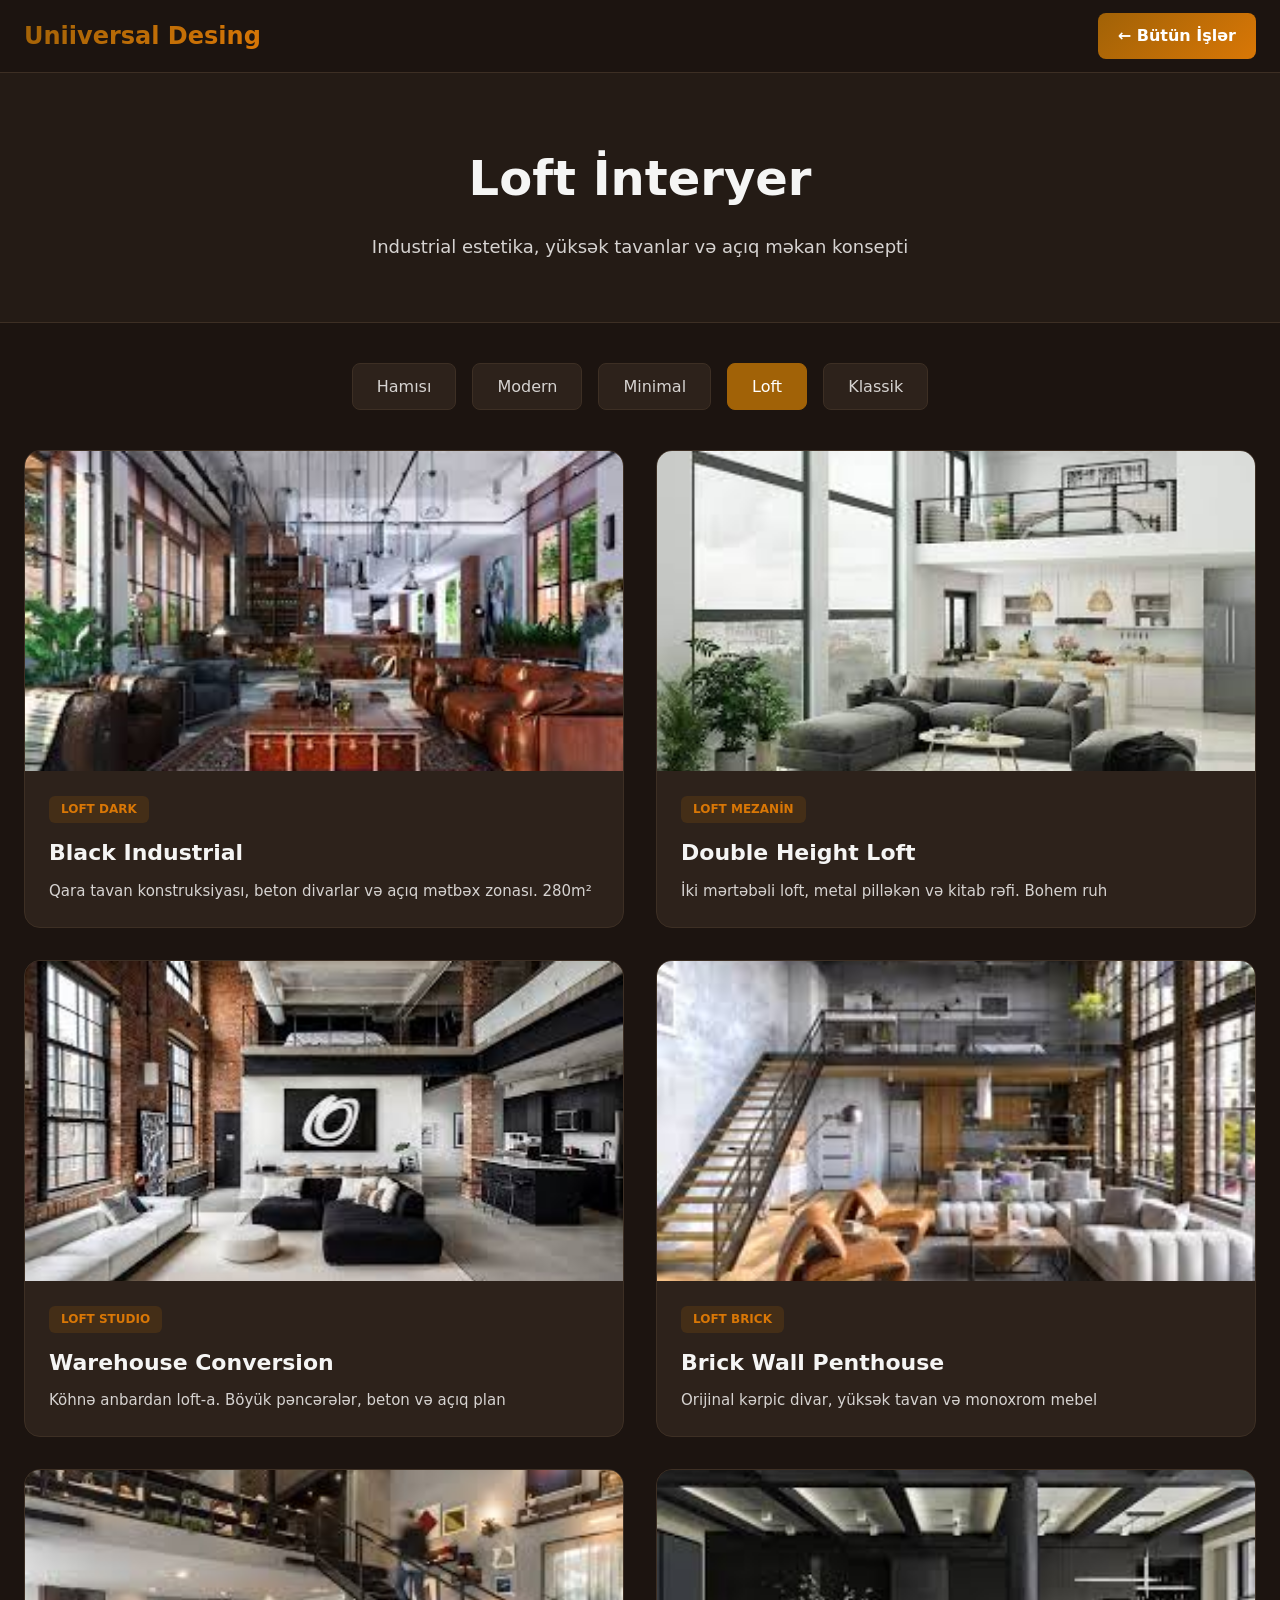
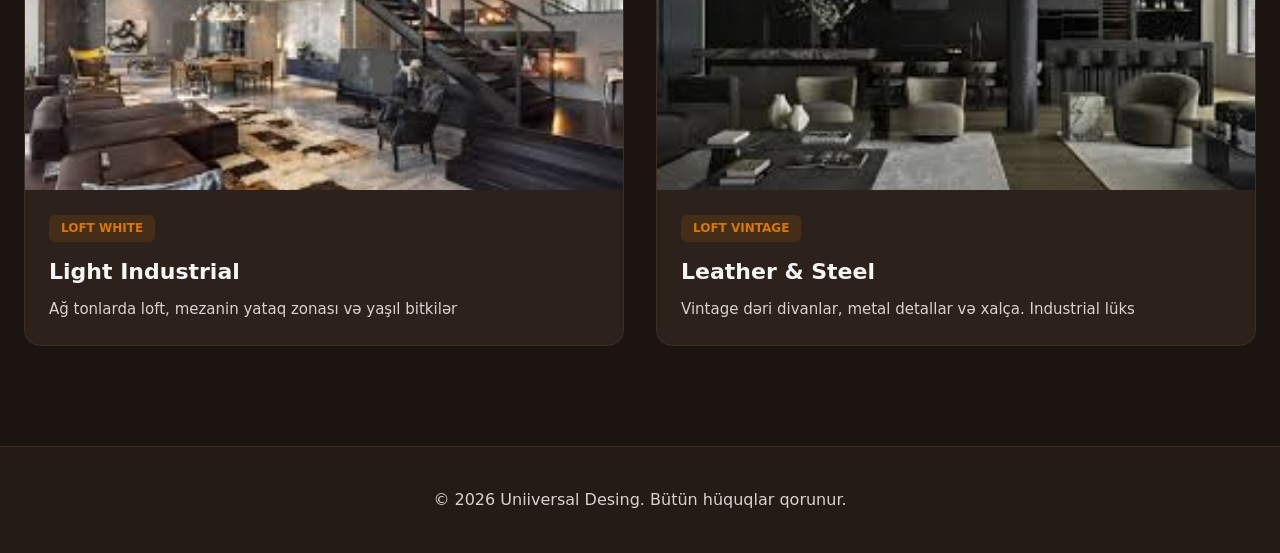
<file: loft.html>
<!DOCTYPE html>
<html lang="az">
<head>
  <meta charset="UTF-8">
  <meta name="viewport" content="width=device-width, initial-scale=1.0">
  <title>Loft İnteryer | Uniiversal Desing</title>
  <style>
    * {margin: 0; padding: 0; box-sizing: border-box;}
    
    :root {
      --bg: #1c1410;
      --bg-light: #241b15;
      --bg-card: #2d221b;
      --primary: #a16207;
      --primary-glow: #d97706;
      --text: #f5f5f4;
      --text-muted: #d6d3d1;
      --border: #3d2f24;
    }

    body {
      font-family: 'Segoe UI', system-ui, sans-serif;
      background: var(--bg);
      color: var(--text);
      line-height: 1.6;
    }
    .container {max-width: 1400px; margin: 0 auto; padding: 0 24px;}

    /* HEADER */
    header {
      position: fixed; width: 100%; top: 0; z-index: 1000;
      background: rgba(28, 20, 16, 0.9); backdrop-filter: blur(12px);
      border-bottom: 1px solid var(--border);
    }
    nav {display: flex; justify-content: space-between; align-items: center; height: 72px;}
    .logo {
      font-size: 24px; font-weight: 800;
      background: linear-gradient(135deg, var(--primary), var(--primary-glow));
      -webkit-background-clip: text; -webkit-text-fill-color: transparent;
      text-decoration: none;
    }
    .btn {
      display: inline-block; padding: 10px 20px;
      background: linear-gradient(135deg, var(--primary), var(--primary-glow));
      color: white; text-decoration: none; border-radius: 8px; font-weight: 600;
      transition: transform 0.2s;
    }
    .btn:hover {transform: translateY(-2px);}

    /* PAGE HEADER */
    .page-header {
      padding: 140px 0 60px; text-align: center;
      background: var(--bg-light); border-bottom: 1px solid var(--border);
    }
    .page-header h1 {font-size: 48px; margin-bottom: 16px;}
    .page-header p {color: var(--text-muted); font-size: 18px;}

    /* FILTER TABS */
    .filter-tabs {
      display: flex; justify-content: center; gap: 16px; 
      padding: 40px 0; flex-wrap: wrap;
    }
    .filter-btn {
      padding: 10px 24px; background: var(--bg-card); border: 1px solid var(--border);
      color: var(--text-muted); border-radius: 8px; text-decoration: none; transition: 0.3s;
    }
    .filter-btn.active, .filter-btn:hover {
      background: var(--primary); color: white; border-color: var(--primary);
    }

    /* PORTFOLIO GRID */
    .portfolio-section {padding: 0 0 100px;}
    .portfolio-grid {
      display: grid; 
      grid-template-columns: repeat(auto-fill, minmax(400px, 1fr)); 
      gap: 32px;
    }
    .portfolio-card {
      background: var(--bg-card); border-radius: 16px; overflow: hidden; 
      border: 1px solid var(--border); transition: 0.3s;
    }
    .portfolio-card:hover {transform: translateY(-8px); border-color: var(--primary);}
    .portfolio-img {
      width: 100%; height: 320px; overflow: hidden;
    }
    .portfolio-img img {
      width: 100%; height: 100%; object-fit: cover; transition: transform 0.5s;
    }
    .portfolio-card:hover .portfolio-img img {transform: scale(1.1);}
    .portfolio-info {padding: 24px;}
    .portfolio-tag {
      display: inline-block; padding: 4px 12px; background: rgba(161, 98, 7, 0.2);
      color: var(--primary-glow); border-radius: 6px; font-size: 12px; 
      font-weight: 600; margin-bottom: 12px;
    }
    .portfolio-info h3 {font-size: 22px; margin-bottom: 8px;}
    .portfolio-info p {color: var(--text-muted); font-size: 15px;}

    /* FOOTER */
    footer {
      background: var(--bg-light); border-top: 1px solid var(--border); 
      padding: 40px 0; text-align: center; color: var(--text-muted);
    }

    @media (max-width: 768px) {
      .page-header h1 {font-size: 36px;}
      .portfolio-grid {grid-template-columns: 1fr;}
    }
  </style>
</head>
<body>
  <header>
    <div class="container">
      <nav>
        <a href="index.html" class="logo">Uniiversal Desing</a>
        <div class="nav-links">
          <a href="portfolio.html" class="btn">← Bütün İşlər</a>
        </div>
      </nav>
    </div>
  </header>

  <section class="page-header">
    <div class="container">
      <h1>Loft İnteryer</h1>
      <p>Industrial estetika, yüksək tavanlar və açıq məkan konsepti</p>
    </div>
  </section>

  <div class="container">
    <div class="filter-tabs">
      <a href="portfolio.html" class="filter-btn">Hamısı</a>
      <a href="modern.html" class="filter-btn">Modern</a>
      <a href="minimal.html" class="filter-btn">Minimal</a>
      <a href="loft.html" class="filter-btn active">Loft</a>
      <a href="klassik.html" class="filter-btn">Klassik</a>
    </div>
  </div>

  <section class="portfolio-section">
    <div class="container">
      <div class="portfolio-grid">
        
        <div class="portfolio-card">
          <div class="portfolio-img">
            <img src="loft1.jpg" alt="Qara Beton Loft">
          </div>
          <div class="portfolio-info">
            <span class="portfolio-tag">LOFT DARK</span>
            <h3>Black Industrial</h3>
            <p>Qara tavan konstruksiyası, beton divarlar və açıq mətbəx zonası. 280m²</p>
          </div>
        </div>

        <div class="portfolio-card">
          <div class="portfolio-img">
            <img src="loft2.jpg" alt="Mezanin Loft">
          </div>
          <div class="portfolio-info">
            <span class="portfolio-tag">LOFT MEZANİN</span>
            <h3>Double Height Loft</h3>
            <p>İki mərtəbəli loft, metal pilləkən və kitab rəfi. Bohem ruh</p>
          </div>
        </div>

        <div class="portfolio-card">
          <div class="portfolio-img">
            <img src="loft3.jpg" alt="Yüksək Pəncərəli Loft">
          </div>
          <div class="portfolio-info">
            <span class="portfolio-tag">LOFT STUDIO</span>
            <h3>Warehouse Conversion</h3>
            <p>Köhnə anbardan loft-a. Böyük pəncərələr, beton və açıq plan</p>
          </div>
        </div>

        <div class="portfolio-card">
          <div class="portfolio-img">
            <img src="loft4.jpg" alt="Kərpic Divarlı Loft">
          </div>
          <div class="portfolio-info">
            <span class="portfolio-tag">LOFT BRICK</span>
            <h3>Brick Wall Penthouse</h3>
            <p>Orijinal kərpic divar, yüksək tavan və monoxrom mebel</p>
          </div>
        </div>

        <div class="portfolio-card">
          <div class="portfolio-img">
            <img src="lloft5.jpg" alt="Ağ Loft Mezanin">
          </div>
          <div class="portfolio-info">
            <span class="portfolio-tag">LOFT WHITE</span>
            <h3>Light Industrial</h3>
            <p>Ağ tonlarda loft, mezanin yataq zonası və yaşıl bitkilər</p>
          </div>
        </div>

        <div class="portfolio-card">
          <div class="portfolio-img">
            <img src="loft6.jpg" alt="Dəri Divanlı Loft">
          </div>
          <div class="portfolio-info">
            <span class="portfolio-tag">LOFT VINTAGE</span>
            <h3>Leather & Steel</h3>
            <p>Vintage dəri divanlar, metal detallar və xalça. Industrial lüks</p>
          </div>
        </div>

      </div>
    </div>
  </section>

  <footer>
    <div class="container">
      <p>&copy; 2026 Uniiversal Desing. Bütün hüquqlar qorunur.</p>
    </div>
  </footer>
</body>
</html>
</file>
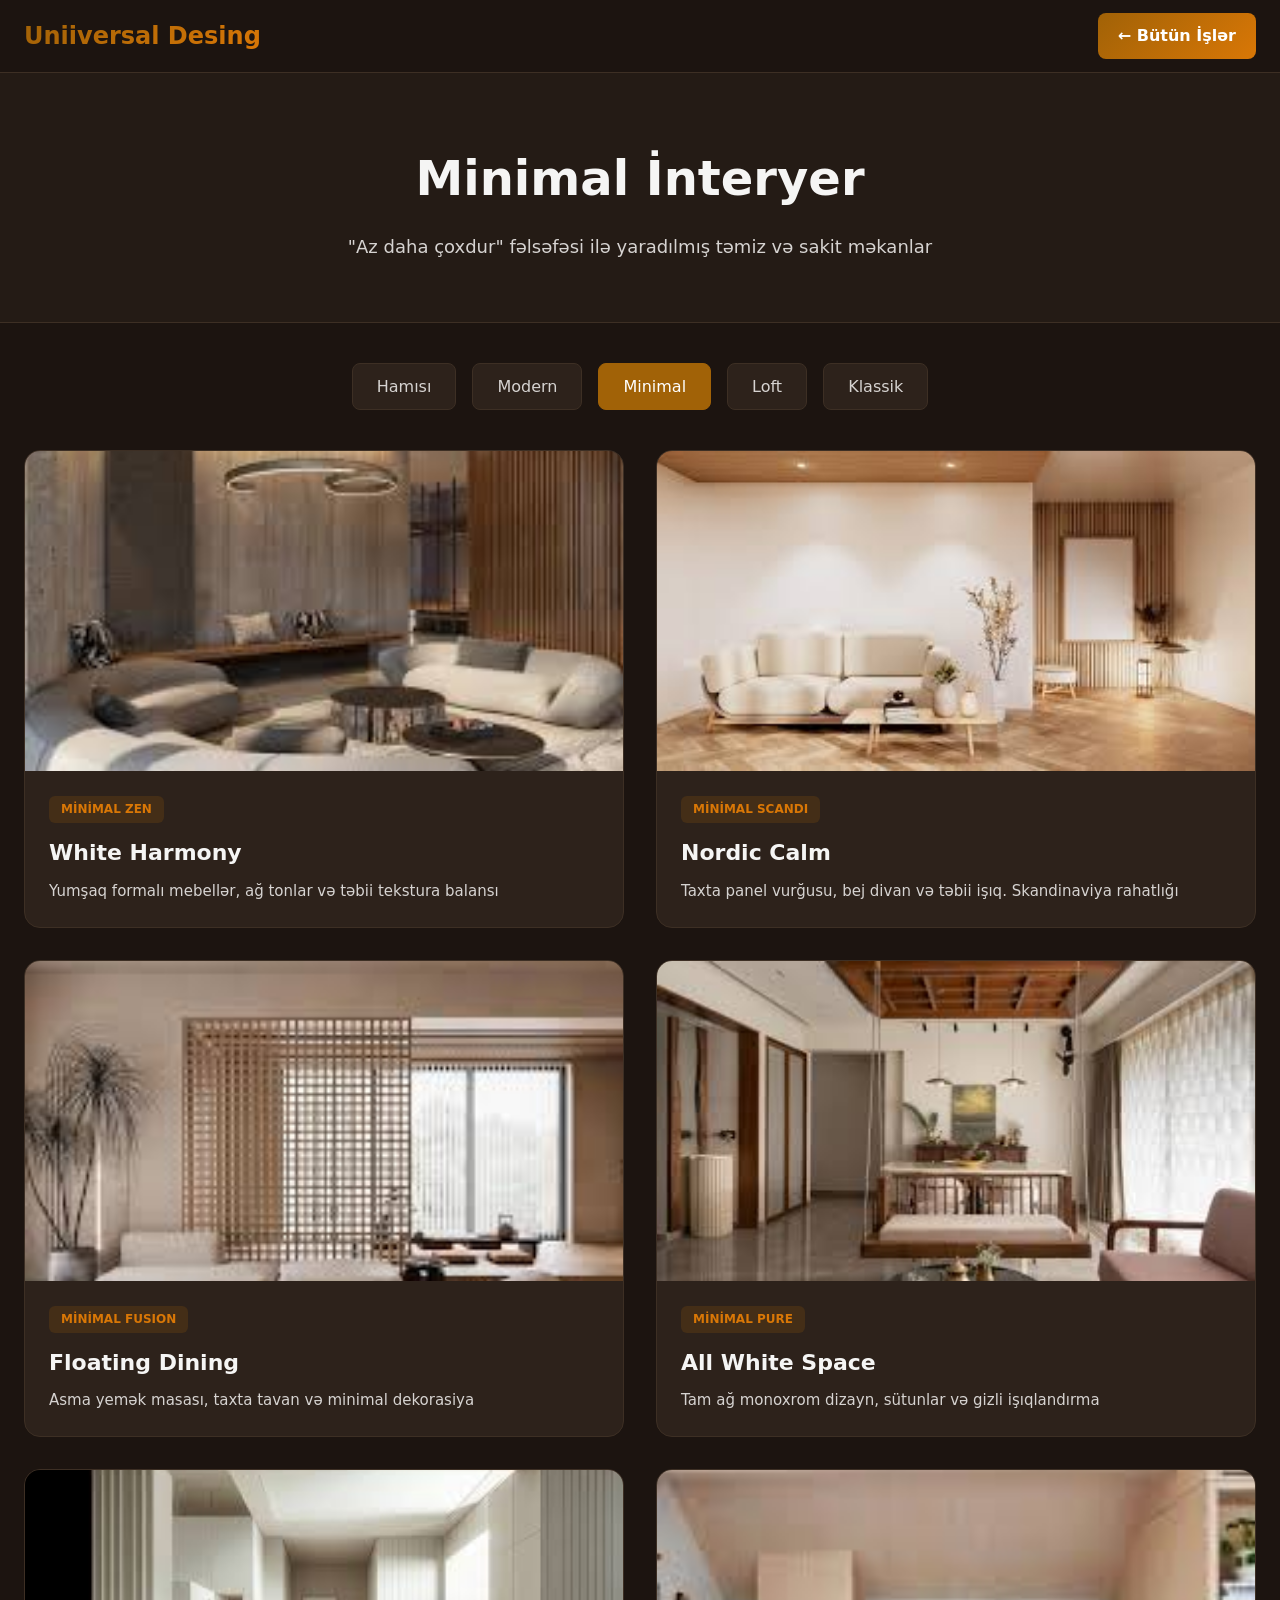
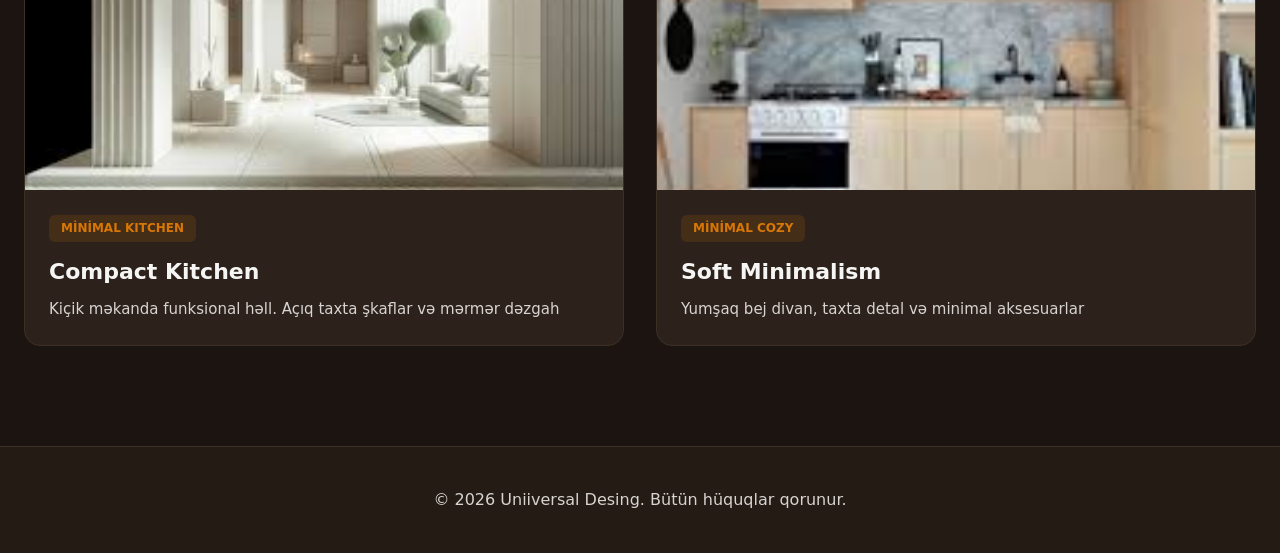
<file: minimal.html>
<!DOCTYPE html>
<html lang="az">
<head>
  <meta charset="UTF-8">
  <meta name="viewport" content="width=device-width, initial-scale=1.0">
  <title>Minimal İnteryer | Uniiversal Desing</title>
  <style>
    * {margin: 0; padding: 0; box-sizing: border-box;}
    
    :root {
      --bg: #1c1410;
      --bg-light: #241b15;
      --bg-card: #2d221b;
      --primary: #a16207;
      --primary-glow: #d97706;
      --text: #f5f5f4;
      --text-muted: #d6d3d1;
      --border: #3d2f24;
    }

    body {
      font-family: 'Segoe UI', system-ui, sans-serif;
      background: var(--bg);
      color: var(--text);
      line-height: 1.6;
    }
    .container {max-width: 1400px; margin: 0 auto; padding: 0 24px;}

    /* HEADER */
    header {
      position: fixed; width: 100%; top: 0; z-index: 1000;
      background: rgba(28, 20, 16, 0.9); backdrop-filter: blur(12px);
      border-bottom: 1px solid var(--border);
    }
    nav {display: flex; justify-content: space-between; align-items: center; height: 72px;}
    .logo {
      font-size: 24px; font-weight: 800;
      background: linear-gradient(135deg, var(--primary), var(--primary-glow));
      -webkit-background-clip: text; -webkit-text-fill-color: transparent;
      text-decoration: none;
    }
    .btn {
      display: inline-block; padding: 10px 20px;
      background: linear-gradient(135deg, var(--primary), var(--primary-glow));
      color: white; text-decoration: none; border-radius: 8px; font-weight: 600;
      transition: transform 0.2s;
    }
    .btn:hover {transform: translateY(-2px);}

    /* PAGE HEADER */
    .page-header {
      padding: 140px 0 60px; text-align: center;
      background: var(--bg-light); border-bottom: 1px solid var(--border);
    }
    .page-header h1 {font-size: 48px; margin-bottom: 16px;}
    .page-header p {color: var(--text-muted); font-size: 18px;}

    /* FILTER TABS */
    .filter-tabs {
      display: flex; justify-content: center; gap: 16px; 
      padding: 40px 0; flex-wrap: wrap;
    }
    .filter-btn {
      padding: 10px 24px; background: var(--bg-card); border: 1px solid var(--border);
      color: var(--text-muted); border-radius: 8px; text-decoration: none; transition: 0.3s;
    }
    .filter-btn.active, .filter-btn:hover {
      background: var(--primary); color: white; border-color: var(--primary);
    }

    /* PORTFOLIO GRID */
    .portfolio-section {padding: 0 0 100px;}
    .portfolio-grid {
      display: grid; 
      grid-template-columns: repeat(auto-fill, minmax(400px, 1fr)); 
      gap: 32px;
    }
    .portfolio-card {
      background: var(--bg-card); border-radius: 16px; overflow: hidden; 
      border: 1px solid var(--border); transition: 0.3s;
    }
    .portfolio-card:hover {transform: translateY(-8px); border-color: var(--primary);}
    .portfolio-img {
      width: 100%; height: 320px; overflow: hidden;
    }
    .portfolio-img img {
      width: 100%; height: 100%; object-fit: cover; transition: transform 0.5s;
    }
    .portfolio-card:hover .portfolio-img img {transform: scale(1.1);}
    .portfolio-info {padding: 24px;}
    .portfolio-tag {
      display: inline-block; padding: 4px 12px; background: rgba(161, 98, 7, 0.2);
      color: var(--primary-glow); border-radius: 6px; font-size: 12px; 
      font-weight: 600; margin-bottom: 12px;
    }
    .portfolio-info h3 {font-size: 22px; margin-bottom: 8px;}
    .portfolio-info p {color: var(--text-muted); font-size: 15px;}

    /* FOOTER */
    footer {
      background: var(--bg-light); border-top: 1px solid var(--border); 
      padding: 40px 0; text-align: center; color: var(--text-muted);
    }

    @media (max-width: 768px) {
      .page-header h1 {font-size: 36px;}
      .portfolio-grid {grid-template-columns: 1fr;}
    }
  </style>
</head>
<body>
  <header>
    <div class="container">
      <nav>
        <a href="index.html" class="logo">Uniiversal Desing</a>
        <div class="nav-links">
          <a href="portfolio.html" class="btn">← Bütün İşlər</a>
        </div>
      </nav>
    </div>
  </header>

  <section class="page-header">
    <div class="container">
      <h1>Minimal İnteryer</h1>
      <p>"Az daha çoxdur" fəlsəfəsi ilə yaradılmış təmiz və sakit məkanlar</p>
    </div>
  </section>

  <div class="container">
    <div class="filter-tabs">
      <a href="portfolio.html" class="filter-btn">Hamısı</a>
      <a href="modern.html" class="filter-btn">Modern</a>
      <a href="minimal.html" class="filter-btn active">Minimal</a>
      <a href="loft.html" class="filter-btn">Loft</a>
      <a href="klassik.html" class="filter-btn">Klassik</a>
    </div>
  </div>

  <section class="portfolio-section">
    <div class="container">
      <div class="portfolio-grid">
        
        <div class="portfolio-card">
          <div class="portfolio-img">
            <img src="mini1.jpg" alt="Ağ Yumşaq Formalı Qonaq Otağı">
          </div>
          <div class="portfolio-info">
            <span class="portfolio-tag">MİNİMAL ZEN</span>
            <h3>White Harmony</h3>
            <p>Yumşaq formalı mebellər, ağ tonlar və təbii tekstura balansı</p>
          </div>
        </div>

        <div class="portfolio-card">
          <div class="portfolio-img">
            <img src="mini2.jpg" alt="Taxta Panelli Minimal Qonaq Otağı">
          </div>
          <div class="portfolio-info">
            <span class="portfolio-tag">MİNİMAL SCANDI</span>
            <h3>Nordic Calm</h3>
            <p>Taxta panel vurğusu, bej divan və təbii işıq. Skandinaviya rahatlığı</p>
          </div>
        </div>

        <div class="portfolio-card">
          <div class="portfolio-img">
            <img src="minii3.jpg" alt="Asma Yemək Masası">
          </div>
          <div class="portfolio-info">
            <span class="portfolio-tag">MİNİMAL FUSION</span>
            <h3>Floating Dining</h3>
            <p>Asma yemək masası, taxta tavan və minimal dekorasiya</p>
          </div>
        </div>

        <div class="portfolio-card">
          <div class="portfolio-img">
            <img src="mini4.jpg" alt="Ağ Monoxrom Məkan">
          </div>
          <div class="portfolio-info">
            <span class="portfolio-tag">MİNİMAL PURE</span>
            <h3>All White Space</h3>
            <p>Tam ağ monoxrom dizayn, sütunlar və gizli işıqlandırma</p>
          </div>
        </div>

        <div class="portfolio-card">
          <div class="portfolio-img">
            <img src="mini5.jpg" alt="Açıq Taxta Mətbəx">
          </div>
          <div class="portfolio-info">
            <span class="portfolio-tag">MİNİMAL KITCHEN</span>
            <h3>Compact Kitchen</h3>
            <p>Kiçik məkanda funksional həll. Açıq taxta şkaflar və mərmər dəzgah</p>
          </div>
        </div>

        <div class="portfolio-card">
          <div class="portfolio-img">
            <img src="mini6.jpg" alt="Minimal Divan və Dekor">
          </div>
          <div class="portfolio-info">
            <span class="portfolio-tag">MİNİMAL COZY</span>
            <h3>Soft Minimalism</h3>
            <p>Yumşaq bej divan, taxta detal və minimal aksesuarlar</p>
          </div>
        </div>

      </div>
    </div>
  </section>

  <footer>
    <div class="container">
      <p>&copy; 2026 Uniiversal Desing. Bütün hüquqlar qorunur.</p>
    </div>
  </footer>
</body>
</html>
</file>
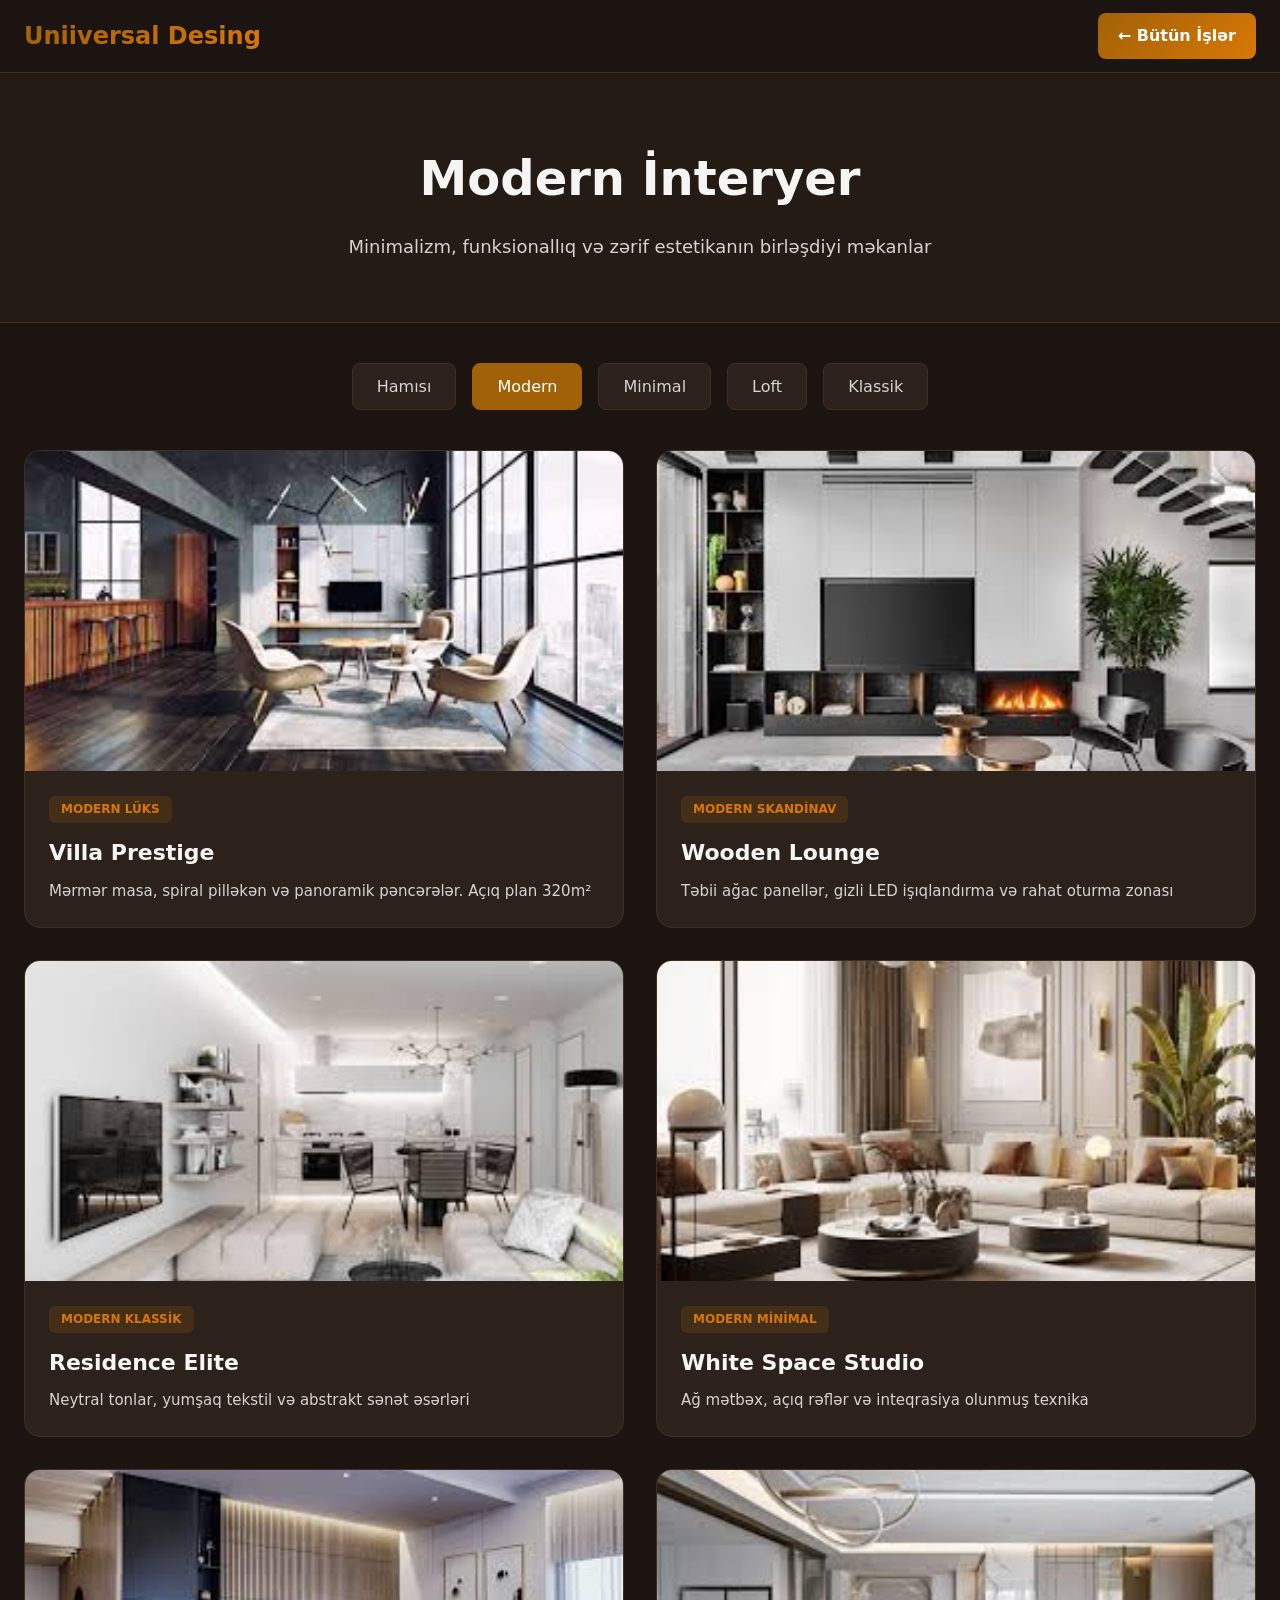
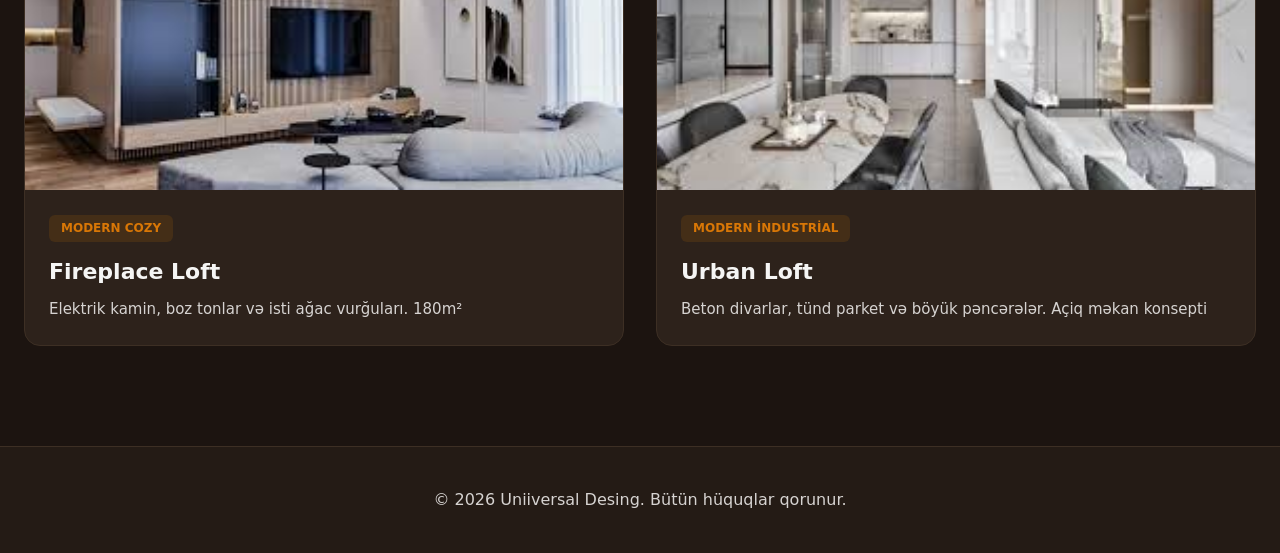
<file: modern.html>
<!DOCTYPE html>
<html lang="az">
<head>
  <meta charset="UTF-8">
  <meta name="viewport" content="width=device-width, initial-scale=1.0">
  <title>Modern İnteryer | Uniiversal Desing</title>
  <style>
    * {margin: 0; padding: 0; box-sizing: border-box;}
    
    :root {
      --bg: #1c1410;
      --bg-light: #241b15;
      --bg-card: #2d221b;
      --primary: #a16207;
      --primary-glow: #d97706;
      --text: #f5f5f4;
      --text-muted: #d6d3d1;
      --border: #3d2f24;
    }

    body {
      font-family: 'Segoe UI', system-ui, sans-serif;
      background: var(--bg);
      color: var(--text);
      line-height: 1.6;
    }
    .container {max-width: 1400px; margin: 0 auto; padding: 0 24px;}

    /* HEADER */
    header {
      position: fixed; width: 100%; top: 0; z-index: 1000;
      background: rgba(28, 20, 16, 0.9); backdrop-filter: blur(12px);
      border-bottom: 1px solid var(--border);
    }
    nav {display: flex; justify-content: space-between; align-items: center; height: 72px;}
    .logo {
      font-size: 24px; font-weight: 800;
      background: linear-gradient(135deg, var(--primary), var(--primary-glow));
      -webkit-background-clip: text; -webkit-text-fill-color: transparent;
      text-decoration: none;
    }
    .nav-links {display: flex; gap: 24px;}
    .btn {
      display: inline-block; padding: 10px 20px;
      background: linear-gradient(135deg, var(--primary), var(--primary-glow));
      color: white; text-decoration: none; border-radius: 8px; font-weight: 600;
      transition: transform 0.2s;
    }
    .btn:hover {transform: translateY(-2px);}

    /* PAGE HEADER */
    .page-header {
      padding: 140px 0 60px; text-align: center;
      background: var(--bg-light); border-bottom: 1px solid var(--border);
    }
    .page-header h1 {font-size: 48px; margin-bottom: 16px;}
    .page-header p {color: var(--text-muted); font-size: 18px;}

    /* FILTER TABS */
    .filter-tabs {
      display: flex; justify-content: center; gap: 16px; 
      padding: 40px 0; flex-wrap: wrap;
    }
    .filter-btn {
      padding: 10px 24px; background: var(--bg-card); border: 1px solid var(--border);
      color: var(--text-muted); border-radius: 8px; text-decoration: none; transition: 0.3s;
    }
    .filter-btn.active, .filter-btn:hover {
      background: var(--primary); color: white; border-color: var(--primary);
    }

    /* PORTFOLIO GRID */
    .portfolio-section {padding: 0 0 100px;}
    .portfolio-grid {
      display: grid; 
      grid-template-columns: repeat(auto-fill, minmax(400px, 1fr)); 
      gap: 32px;
    }
    .portfolio-card {
      background: var(--bg-card); border-radius: 16px; overflow: hidden; 
      border: 1px solid var(--border); transition: 0.3s;
    }
    .portfolio-card:hover {transform: translateY(-8px); border-color: var(--primary);}
    .portfolio-img {
      width: 100%; height: 320px; overflow: hidden;
    }
    .portfolio-img img {
      width: 100%; height: 100%; object-fit: cover; transition: transform 0.5s;
    }
    .portfolio-card:hover .portfolio-img img {transform: scale(1.1);}
    .portfolio-info {padding: 24px;}
    .portfolio-tag {
      display: inline-block; padding: 4px 12px; background: rgba(161, 98, 7, 0.2);
      color: var(--primary-glow); border-radius: 6px; font-size: 12px; 
      font-weight: 600; margin-bottom: 12px;
    }
    .portfolio-info h3 {font-size: 22px; margin-bottom: 8px;}
    .portfolio-info p {color: var(--text-muted); font-size: 15px;}

    /* FOOTER */
    footer {
      background: var(--bg-light); border-top: 1px solid var(--border); 
      padding: 40px 0; text-align: center; color: var(--text-muted);
    }

    @media (max-width: 768px) {
      .page-header h1 {font-size: 36px;}
      .portfolio-grid {grid-template-columns: 1fr;}
    }
  </style>
</head>
<body>
  <header>
    <div class="container">
      <nav>
        <a href="index.html" class="logo">Uniiversal Desing</a>
        <div class="nav-links">
          <a href="portfolio.html" class="btn">← Bütün İşlər</a>
        </div>
      </nav>
    </div>
  </header>

  <section class="page-header">
    <div class="container">
      <h1>Modern İnteryer</h1>
      <p>Minimalizm, funksionallıq və zərif estetikanın birləşdiyi məkanlar</p>
    </div>
  </section>

  <div class="container">
    <div class="filter-tabs">
      <a href="portfolio.html" class="filter-btn">Hamısı</a>
      <a href="modern.html" class="filter-btn active">Modern</a>
      <a href="minimal.html" class="filter-btn">Minimal</a>
      <a href="loft.html" class="filter-btn">Loft</a>
      <a href="klassik.html" class="filter-btn">Klassik</a>
    </div>
  </div>

  <section class="portfolio-section">
    <div class="container">
      <div class="portfolio-grid">
        
        <div class="portfolio-card">
          <div class="portfolio-img">
            <img src="modern1.jpg" alt="Mərmər Masa və Spiral Pilləkən">
          </div>
          <div class="portfolio-info">
            <span class="portfolio-tag">MODERN LÜKS</span>
            <h3>Villa Prestige</h3>
            <p>Mərmər masa, spiral pilləkən və panoramik pəncərələr. Açıq plan 320m²</p>
          </div>
        </div>

        <div class="portfolio-card">
          <div class="portfolio-img">
            <img src="modern2.jpg" alt="Taxta Panelli TV Zona">
          </div>
          <div class="portfolio-info">
            <span class="portfolio-tag">MODERN SKANDİNAV</span>
            <h3>Wooden Lounge</h3>
            <p>Təbii ağac panellər, gizli LED işıqlandırma və rahat oturma zonası</p>
          </div>
        </div>

        <div class="portfolio-card">
          <div class="portfolio-img">
            <img src="modern3.jpg" alt="Klassik-Modern Qonaq Otağı">
          </div>
          <div class="portfolio-info">
            <span class="portfolio-tag">MODERN KLASSİK</span>
            <h3>Residence Elite</h3>
            <p>Neytral tonlar, yumşaq tekstil və abstrakt sənət əsərləri</p>
          </div>
        </div>

        <div class="portfolio-card">
          <div class="portfolio-img">
            <img src="modern4.jpg" alt="Ağ Mətbəx və Yemək Zonası">
          </div>
          <div class="portfolio-info">
            <span class="portfolio-tag">MODERN MİNİMAL</span>
            <h3>White Space Studio</h3>
            <p>Ağ mətbəx, açıq rəflər və inteqrasiya olunmuş texnika</p>
          </div>
        </div>

        <div class="portfolio-card">
          <div class="portfolio-img">
            <img src="modern5.jpg" alt="Kamin və TV Divar">
          </div>
          <div class="portfolio-info">
            <span class="portfolio-tag">MODERN COZY</span>
            <h3>Fireplace Loft</h3>
            <p>Elektrik kamin, boz tonlar və isti ağac vurğuları. 180m²</p>
          </div>
        </div>

        <div class="portfolio-card">
          <div class="portfolio-img">
            <img src="modern6.jpg" alt="Industrial Loft Məkanı">
          </div>
          <div class="portfolio-info">
            <span class="portfolio-tag">MODERN İNDUSTRİAL</span>
            <h3>Urban Loft</h3>
            <p>Beton divarlar, tünd parket və böyük pəncərələr. Açiq məkan konsepti</p>
          </div>
        </div>

      </div>
    </div>
  </section>

  <footer>
    <div class="container">
      <p>&copy; 2026 Uniiversal Desing. Bütün hüquqlar qorunur.</p>
    </div>
  </footer>
</body>
</html>
</file>
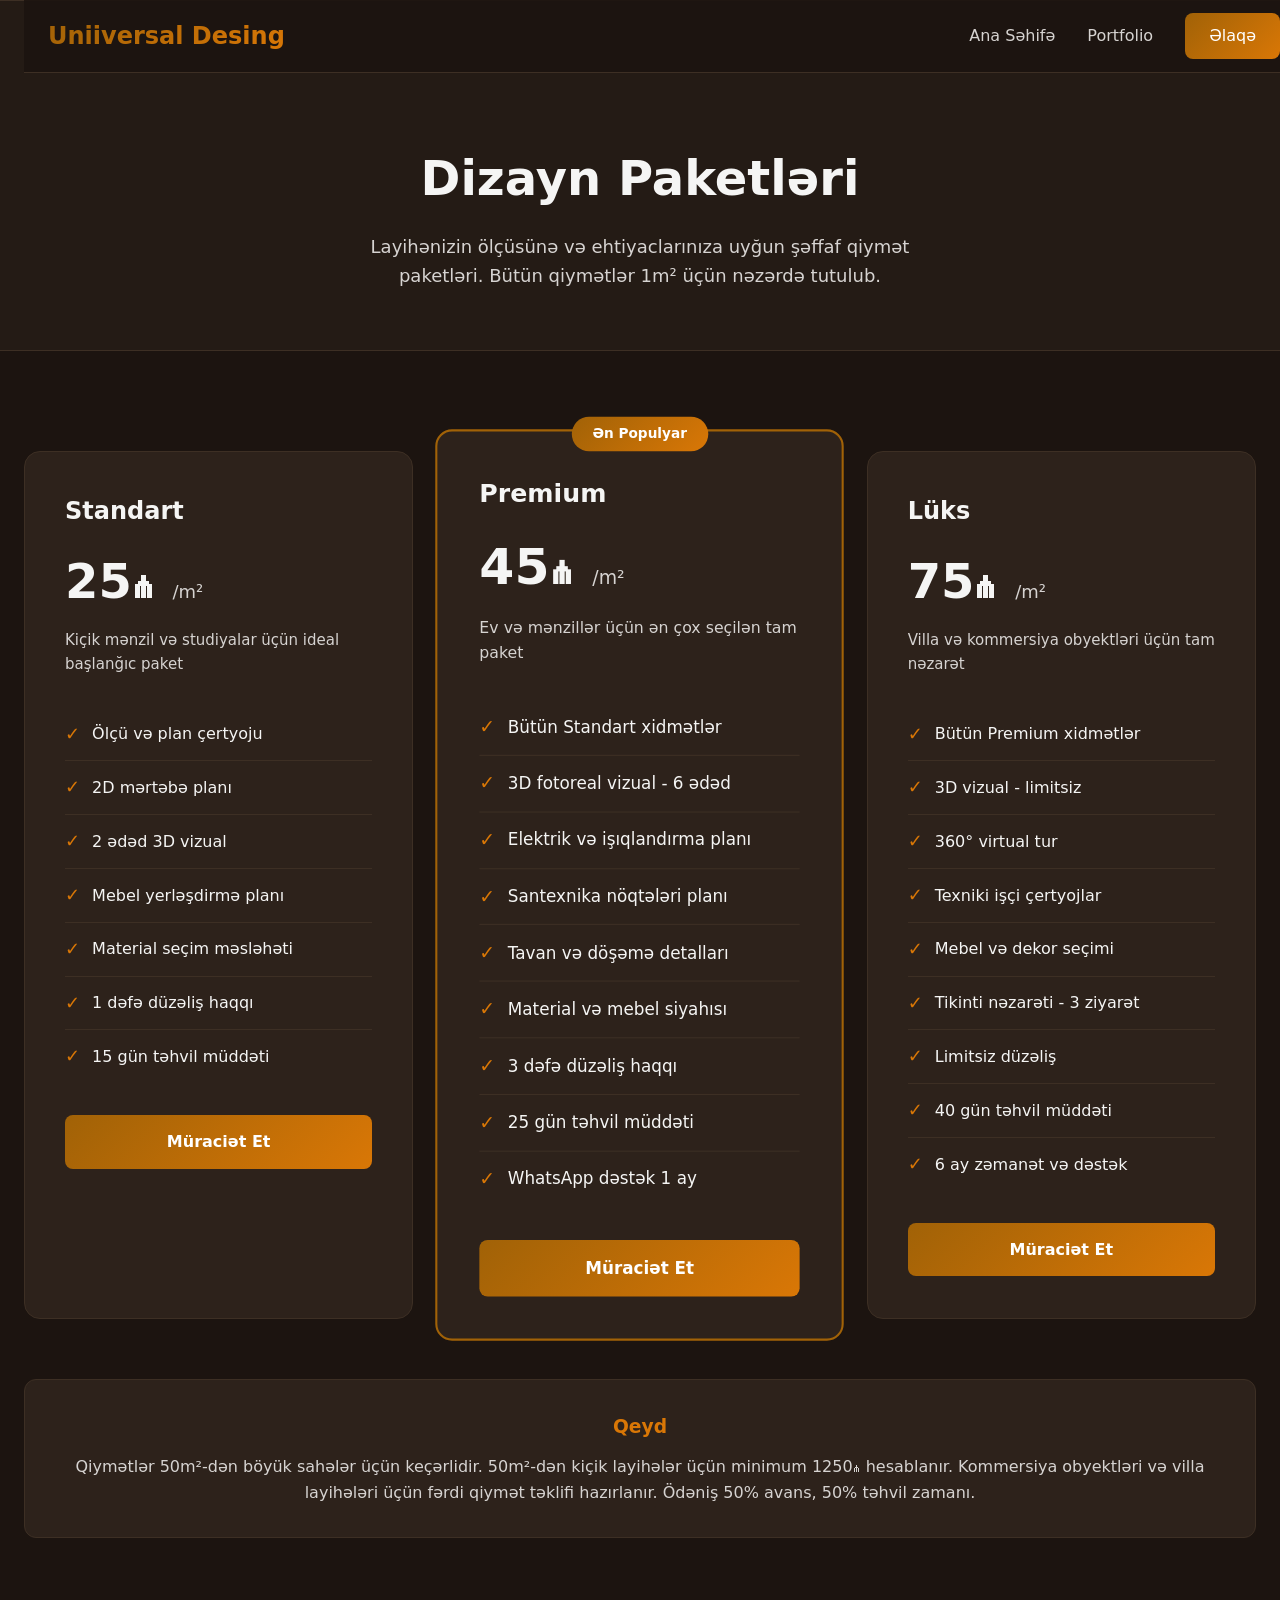
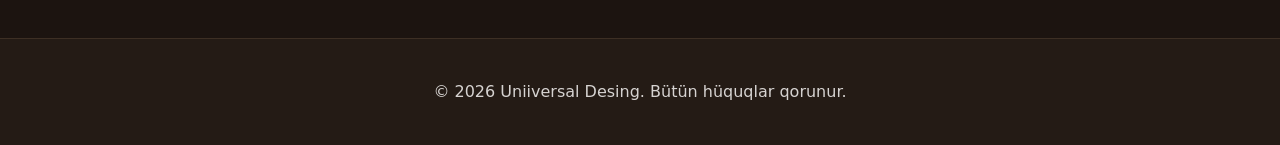
<file: qiymetler.html>
<!DOCTYPE html>
<html lang="az">
<head>
  <meta charset="UTF-8">
  <meta name="viewport" content="width=device-width, initial-scale=1.0">
  <title>Qiymətlər | Uniiversal Desing</title>
  <style>
    * {margin: 0; padding: 0; box-sizing: border-box;}
    
    :root {
      --bg: #1c1410;
      --bg-light: #241b15;
      --bg-card: #2d221b;
      --primary: #a16207;
      --primary-glow: #d97706;
      --text: #f5f5f4;
      --text-muted: #d6d3d1;
      --border: #3d2f24;
    }

    body {
      font-family: 'Segoe UI', system-ui, sans-serif;
      background: var(--bg);
      color: var(--text);
      line-height: 1.6;
    }
    .container {max-width: 1400px; margin: 0 auto; padding: 0 24px;}

    /* HEADER */
    header {
      position: fixed; width: 100%; top: 0; z-index: 1000;
      background: rgba(28, 20, 16, 0.9); backdrop-filter: blur(12px);
      border-bottom: 1px solid var(--border);
    }
    nav {display: flex; justify-content: space-between; align-items: center; height: 72px;}
    .logo {
      font-size: 24px; font-weight: 800;
      background: linear-gradient(135deg, var(--primary), var(--primary-glow));
      -webkit-background-clip: text; -webkit-text-fill-color: transparent;
      text-decoration: none;
    }
    .nav-links {display: flex; gap: 32px; align-items: center;}
    .nav-links a {
      color: var(--text-muted); text-decoration: none; font-weight: 500; transition: color 0.3s;
    }
    .nav-links a:hover {color: var(--primary-glow);}
    .btn {
      display: inline-block; padding: 10px 24px;
      background: linear-gradient(135deg, var(--primary), var(--primary-glow));
      color: white !important; text-decoration: none; border-radius: 8px; font-weight: 600;
      transition: transform 0.2s;
    }
    .btn:hover {transform: translateY(-2px);}

    /* PAGE HEADER */
    .page-header {
      padding: 140px 0 60px; text-align: center;
      background: var(--bg-light); border-bottom: 1px solid var(--border);
    }
    .page-header h1 {font-size: 48px; margin-bottom: 16px;}
    .page-header p {color: var(--text-muted); font-size: 18px; max-width: 600px; margin: 0 auto;}

    /* PRICING */
    .pricing-section {padding: 80px 0 100px;}
    .pricing-grid {
      display: grid; 
      grid-template-columns: repeat(auto-fit, minmax(340px, 1fr)); 
      gap: 32px;
      margin-top: 20px;
    }
    .pricing-card {
      background: var(--bg-card); border: 1px solid var(--border); 
      border-radius: 16px; padding: 40px; position: relative; transition: 0.3s;
    }
    .pricing-card:hover {transform: translateY(-8px); border-color: var(--primary);}
    .pricing-card.featured {
      border: 2px solid var(--primary);
      transform: scale(1.05);
    }
    .pricing-card.featured::before {
      content: 'Ən Populyar';
      position: absolute; top: -14px; left: 50%; transform: translateX(-50%);
      background: linear-gradient(135deg, var(--primary), var(--primary-glow));
      color: white; padding: 6px 20px; border-radius: 20px; font-size: 13px; font-weight: 700;
    }
    .pricing-name {font-size: 24px; margin-bottom: 12px;}
    .pricing-price {font-size: 48px; font-weight: 800; margin-bottom: 8px;}
    .pricing-price span {font-size: 18px; color: var(--text-muted); font-weight: 400;}
    .pricing-desc {color: var(--text-muted); margin-bottom: 32px; font-size: 15px;}
    .pricing-features {list-style: none; margin-bottom: 32px;}
    .pricing-features li {
      padding: 12px 0; border-bottom: 1px solid var(--border);
      display: flex; align-items: center; gap: 12px;
    }
    .pricing-features li::before {content: '✓'; color: var(--primary-glow); font-weight: 700; font-size: 18px;}
    .pricing-features li:last-child {border-bottom: none;}
    .btn-full {width: 100%; text-align: center; padding: 14px;}

    /* NOTE */
    .pricing-note {
      text-align: center; margin-top: 60px; padding: 32px;
      background: var(--bg-card); border-radius: 12px; border: 1px solid var(--border);
    }
    .pricing-note h3 {margin-bottom: 12px; color: var(--primary-glow);}
    .pricing-note p {color: var(--text-muted);}

    /* FOOTER */
    footer {
      background: var(--bg-light); border-top: 1px solid var(--border); 
      padding: 40px 0; text-align: center; color: var(--text-muted);
    }

    @media (max-width: 768px) {
      .page-header h1 {font-size: 36px;}
      .pricing-card.featured {transform: scale(1);}
      .nav-links {display: none;}
    }
  </style>
</head>
<body>
  <header>
    <div class="container">
      <header>
  <div class="container">
    <nav>
      <a href="index.html" class="logo">Uniiversal Desing</a>
      <div class="nav-links">
         <a href="index.html">Ana Səhifə</a>
          <a href="portfolio.html">Portfolio</a>
        <a href="elaqe.html" class="btn">Əlaqə</a>
      </div>
    </nav>
  </div>
</header>
    </div>
  </header>

  <section class="page-header">
    <div class="container">
      <h1>Dizayn Paketləri</h1>
      <p>Layihənizin ölçüsünə və ehtiyaclarınıza uyğun şəffaf qiymət paketləri. Bütün qiymətlər 1m² üçün nəzərdə tutulub.</p>
    </div>
  </section>

  <section class="pricing-section">
    <div class="container">
      <div class="pricing-grid">
        
        <div class="pricing-card">
          <h3 class="pricing-name">Standart</h3>
          <div class="pricing-price">25₼ <span>/m²</span></div>
          <p class="pricing-desc">Kiçik mənzil və studiyalar üçün ideal başlanğıc paket</p>
          <ul class="pricing-features">
            <li>Ölçü və plan çertyoju</li>
            <li>2D mərtəbə planı</li>
            <li>2 ədəd 3D vizual</li>
            <li>Mebel yerləşdirmə planı</li>
            <li>Material seçim məsləhəti</li>
            <li>1 dəfə düzəliş haqqı</li>
            <li>15 gün təhvil müddəti</li>
          </ul>
          <a href="index.html#contact" class="btn btn-full">Müraciət Et</a>
        </div>

        <div class="pricing-card featured">
          <h3 class="pricing-name">Premium</h3>
          <div class="pricing-price">45₼ <span>/m²</span></div>
          <p class="pricing-desc">Ev və mənzillər üçün ən çox seçilən tam paket</p>
          <ul class="pricing-features">
            <li>Bütün Standart xidmətlər</li>
            <li>3D fotoreal vizual - 6 ədəd</li>
            <li>Elektrik və işıqlandırma planı</li>
            <li>Santexnika nöqtələri planı</li>
            <li>Tavan və döşəmə detalları</li>
            <li>Material və mebel siyahısı</li>
            <li>3 dəfə düzəliş haqqı</li>
            <li>25 gün təhvil müddəti</li>
            <li>WhatsApp dəstək 1 ay</li>
          </ul>
          <a href="index.html#contact" class="btn btn-full">Müraciət Et</a>
        </div>

        <div class="pricing-card">
          <h3 class="pricing-name">Lüks</h3>
          <div class="pricing-price">75₼ <span>/m²</span></div>
          <p class="pricing-desc">Villa və kommersiya obyektləri üçün tam nəzarət</p>
          <ul class="pricing-features">
            <li>Bütün Premium xidmətlər</li>
            <li>3D vizual - limitsiz</li>
            <li>360° virtual tur</li>
            <li>Texniki işçi çertyojlar</li>
            <li>Mebel və dekor seçimi</li>
            <li>Tikinti nəzarəti - 3 ziyarət</li>
            <li>Limitsiz düzəliş</li>
            <li>40 gün təhvil müddəti</li>
            <li>6 ay zəmanət və dəstək</li>
          </ul>
          <a href="index.html#contact" class="btn btn-full">Müraciət Et</a>
        </div>

      </div>

      <div class="pricing-note">
        <h3>Qeyd</h3>
        <p>Qiymətlər 50m²-dən böyük sahələr üçün keçərlidir. 50m²-dən kiçik layihələr üçün minimum 1250₼ hesablanır. Kommersiya obyektləri və villa layihələri üçün fərdi qiymət təklifi hazırlanır. Ödəniş 50% avans, 50% təhvil zamanı.</p>
      </div>
    </div>
  </section>

  <footer>
    <div class="container">
      <p>&copy; 2026 Uniiversal Desing. Bütün hüquqlar qorunur.</p>
    </div>
  </footer>
</body>
</html>
</file>
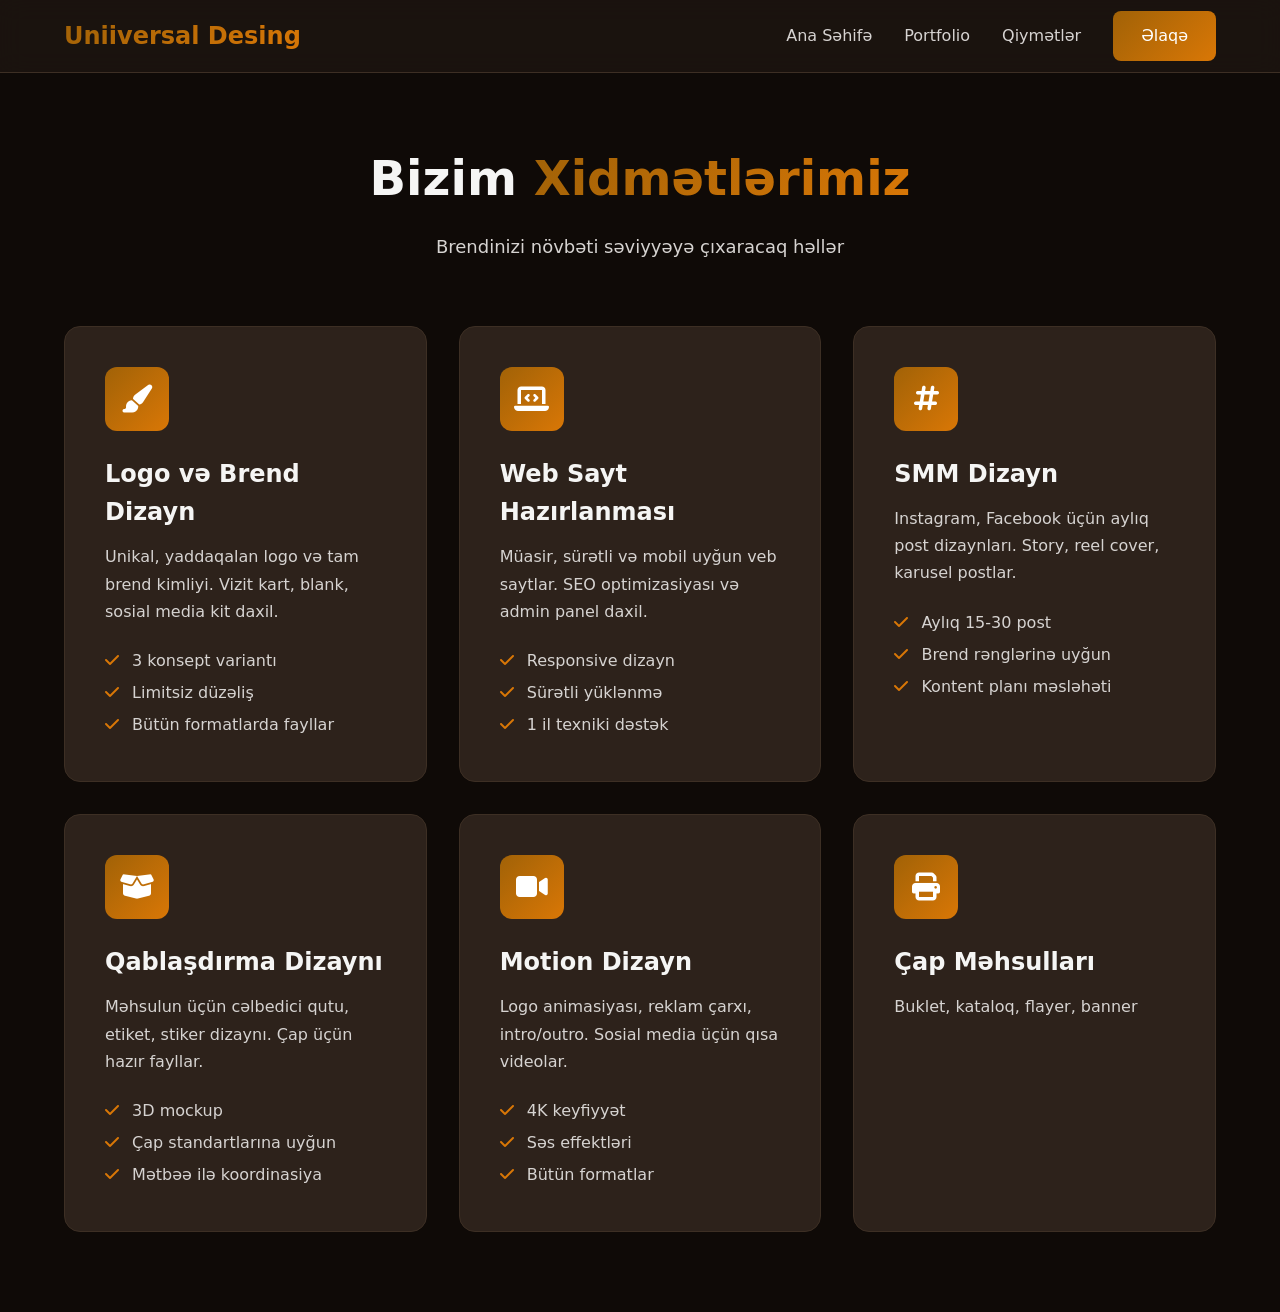
<file: xidmetler.html>
<!DOCTYPE html>
<html lang="az">
<head>
  <meta charset="UTF-8">
  <meta name="viewport" content="width=device-width, initial-scale=1.0">
  <title>Xidmətlər | Uniiversal Desing</title>
  <link rel="stylesheet" href="https://cdnjs.cloudflare.com/ajax/libs/font-awesome/6.5.1/css/all.min.css">
  <link rel="stylesheet" href="style.css">
  <style>
  body {
    background: #0f0a07 !important;
  }
</style>
</head>
<body>
  <header>
    <div class="container">
      <nav>
        <a href="index.html" class="logo">Uniiversal Desing</a>
        <div class="nav-links">
          <a href="index.html">Ana Səhifə</a>
          <a href="portfolio.html">Portfolio</a>
          <a href="qiymetler.html">Qiymətlər</a>
          <a href="elaqe.html" class="btn">Əlaqə</a>
        </div>
      </nav>
    </div>
  </header>

  <main class="container" style="padding-top: 140px; padding-bottom: 80px;">
    <h1 style="text-align: center; font-size: 48px; margin-bottom: 16px;">
      Bizim <span style="background: linear-gradient(135deg, #a16207, #d97706); -webkit-background-clip: text; -webkit-text-fill-color: transparent;">Xidmətlərimiz</span>
    </h1>
    <p style="text-align: center; color: var(--text-muted); margin-bottom: 64px; font-size: 18px;">
      Brendinizi növbəti səviyyəyə çıxaracaq həllər
    </p>

    <div style="display: grid; grid-template-columns: repeat(auto-fit, minmax(320px, 1fr)); gap: 32px;">
      
      <!-- Xidmət 1 -->
      <div style="background: var(--bg-card); border: 1px solid var(--border); border-radius: 16px; padding: 40px; transition: all 0.3s;">
        <div style="width: 64px; height: 64px; background: linear-gradient(135deg, #a16207, #d97706); border-radius: 12px; display: flex; align-items: center; justify-content: center; margin-bottom: 24px; font-size: 28px; color: white;">
          <i class="fas fa-paint-brush"></i>
        </div>
        <h3 style="font-size: 24px; margin-bottom: 12px;">Logo və Brend Dizayn</h3>
        <p style="color: var(--text-muted); line-height: 1.7; margin-bottom: 20px;">
          Unikal, yaddaqalan logo və tam brend kimliyi. Vizit kart, blank, sosial media kit daxil.
        </p>
        <ul style="color: var(--text-muted); line-height: 2; list-style: none; padding: 0;">
          <li><i class="fas fa-check" style="color: #d97706; margin-right: 8px;"></i> 3 konsept variantı</li>
          <li><i class="fas fa-check" style="color: #d97706; margin-right: 8px;"></i> Limitsiz düzəliş</li>
          <li><i class="fas fa-check" style="color: #d97706; margin-right: 8px;"></i> Bütün formatlarda fayllar</li>
        </ul>
      </div>

      <!-- Xidmət 2 -->
      <div style="background: var(--bg-card); border: 1px solid var(--border); border-radius: 16px; padding: 40px; transition: all 0.3s;">
        <div style="width: 64px; height: 64px; background: linear-gradient(135deg, #a16207, #d97706); border-radius: 12px; display: flex; align-items: center; justify-content: center; margin-bottom: 24px; font-size: 28px; color: white;">
          <i class="fas fa-laptop-code"></i>
        </div>
        <h3 style="font-size: 24px; margin-bottom: 12px;">Web Sayt Hazırlanması</h3>
        <p style="color: var(--text-muted); line-height: 1.7; margin-bottom: 20px;">
          Müasir, sürətli və mobil uyğun veb saytlar. SEO optimizasiyası və admin panel daxil.
        </p>
        <ul style="color: var(--text-muted); line-height: 2; list-style: none; padding: 0;">
          <li><i class="fas fa-check" style="color: #d97706; margin-right: 8px;"></i> Responsive dizayn</li>
          <li><i class="fas fa-check" style="color: #d97706; margin-right: 8px;"></i> Sürətli yüklənmə</li>
          <li><i class="fas fa-check" style="color: #d97706; margin-right: 8px;"></i> 1 il texniki dəstək</li>
        </ul>
      </div>

      <!-- Xidmət 3 -->
      <div style="background: var(--bg-card); border: 1px solid var(--border); border-radius: 16px; padding: 40px; transition: all 0.3s;">
        <div style="width: 64px; height: 64px; background: linear-gradient(135deg, #a16207, #d97706); border-radius: 12px; display: flex; align-items: center; justify-content: center; margin-bottom: 24px; font-size: 28px; color: white;">
          <i class="fas fa-hashtag"></i>
        </div>
        <h3 style="font-size: 24px; margin-bottom: 12px;">SMM Dizayn</h3>
        <p style="color: var(--text-muted); line-height: 1.7; margin-bottom: 20px;">
          Instagram, Facebook üçün aylıq post dizaynları. Story, reel cover, karusel postlar.
        </p>
        <ul style="color: var(--text-muted); line-height: 2; list-style: none; padding: 0;">
          <li><i class="fas fa-check" style="color: #d97706; margin-right: 8px;"></i> Aylıq 15-30 post</li>
          <li><i class="fas fa-check" style="color: #d97706; margin-right: 8px;"></i> Brend rənglərinə uyğun</li>
          <li><i class="fas fa-check" style="color: #d97706; margin-right: 8px;"></i> Kontent planı məsləhəti</li>
        </ul>
      </div>

      <!-- Xidmət 4 -->
      <div style="background: var(--bg-card); border: 1px solid var(--border); border-radius: 16px; padding: 40px; transition: all 0.3s;">
        <div style="width: 64px; height: 64px; background: linear-gradient(135deg, #a16207, #d97706); border-radius: 12px; display: flex; align-items: center; justify-content: center; margin-bottom: 24px; font-size: 28px; color: white;">
          <i class="fas fa-box-open"></i>
        </div>
        <h3 style="font-size: 24px; margin-bottom: 12px;">Qablaşdırma Dizaynı</h3>
        <p style="color: var(--text-muted); line-height: 1.7; margin-bottom: 20px;">
          Məhsulun üçün cəlbedici qutu, etiket, stiker dizaynı. Çap üçün hazır fayllar.
        </p>
        <ul style="color: var(--text-muted); line-height: 2; list-style: none; padding: 0;">
          <li><i class="fas fa-check" style="color: #d97706; margin-right: 8px;"></i> 3D mockup</li>
          <li><i class="fas fa-check" style="color: #d97706; margin-right: 8px;"></i> Çap standartlarına uyğun</li>
          <li><i class="fas fa-check" style="color: #d97706; margin-right: 8px;"></i> Mətbəə ilə koordinasiya</li>
        </ul>
      </div>

      <!-- Xidmət 5 -->
      <div style="background: var(--bg-card); border: 1px solid var(--border); border-radius: 16px; padding: 40px; transition: all 0.3s;">
        <div style="width: 64px; height: 64px; background: linear-gradient(135deg, #a16207, #d97706); border-radius: 12px; display: flex; align-items: center; justify-content: center; margin-bottom: 24px; font-size: 28px; color: white;">
          <i class="fas fa-video"></i>
        </div>
        <h3 style="font-size: 24px; margin-bottom: 12px;">Motion Dizayn</h3>
        <p style="color: var(--text-muted); line-height: 1.7; margin-bottom: 20px;">
          Logo animasiyası, reklam çarxı, intro/outro. Sosial media üçün qısa videolar.
        </p>
        <ul style="color: var(--text-muted); line-height: 2; list-style: none; padding: 0;">
          <li><i class="fas fa-check" style="color: #d97706; margin-right: 8px;"></i> 4K keyfiyyət</li>
          <li><i class="fas fa-check" style="color: #d97706; margin-right: 8px;"></i> Səs effektləri</li>
          <li><i class="fas fa-check" style="color: #d97706; margin-right: 8px;"></i> Bütün formatlar</li>
        </ul>
      </div>

      <!-- Xidmət 6 -->
      <div style="background: var(--bg-card); border: 1px solid var(--border); border-radius: 16px; padding: 40px; transition: all 0.3s;">
        <div style="width: 64px; height: 64px; background: linear-gradient(135deg, #a16207, #d97706); border-radius: 12px; display: flex; align-items: center; justify-content: center; margin-bottom: 24px; font-size: 28px; color: white;">
          <i class="fas fa-print"></i>
        </div>
        <h3 style="font-size: 24px; margin-bottom: 12px;">Çap Məhsulları</h3>
        <p style="color: var(--text-muted); line-height: 1.7; margin-bottom: 20px;">
          Buklet, kataloq, flayer, banner
</file>
<file: style.css>
/* RESET */
* {
  margin: 0;
  padding: 0;
  box-sizing: border-box;
}

:root {
  --bg: #1c1410;
  --bg-light: #2d221b;
  --bg-card: #2d221b;
  --primary: #a16207;
  --primary-glow: #d97706;
  --text: #f5f5f4;
  --text-muted: #d6d3d1;
  --border: #3d2f24;
}

html {
  scroll-behavior: smooth;
}

body {
  font-family: 'Segoe UI', system-ui, -apple-system, sans-serif;
  background: var(--bg);
  color: var(--text);
  line-height: 1.6;
}

.container {
  max-width: 1200px;
  margin: 0 auto;
  padding: 0 24px;
}

/* NAVBAR */
header {
  position: fixed;
  width: 100%;
  top: 0;
  z-index: 1000;
  background: rgba(28, 20, 16, 0.9);
  backdrop-filter: blur(12px);
  border-bottom: 1px solid var(--border);
}

nav {
  display: flex;
  justify-content: space-between;
  align-items: center;
  height: 72px;
}

.logo {
  font-size: 24px;
  font-weight: 800;
  background: linear-gradient(135deg, var(--primary), var(--primary-glow));
  -webkit-background-clip: text;
  -webkit-text-fill-color: transparent;
  text-decoration: none !important;
}

.nav-links {
  display: flex;
  gap: 32px;
  align-items: center;
  list-style: none;
}

.nav-links a {
  color: var(--text-muted);
  text-decoration: none;
  font-weight: 500;
  transition: color 0.3s;
}

.nav-links a:hover {
  color: var(--primary-glow);
}

.btn {
  display: inline-block;
  padding: 12px 28px;
  background: linear-gradient(135deg, var(--primary), var(--primary-glow));
  color: white !important;
  text-decoration: none;
  border-radius: 8px;
  font-weight: 600;
  transition: transform 0.2s, box-shadow 0.2s;
  border: none;
  cursor: pointer;
}

.btn:hover {
  transform: translateY(-2px);
  box-shadow: 0 10px 20px rgba(217, 119, 6, 0.3);
}
</file>
